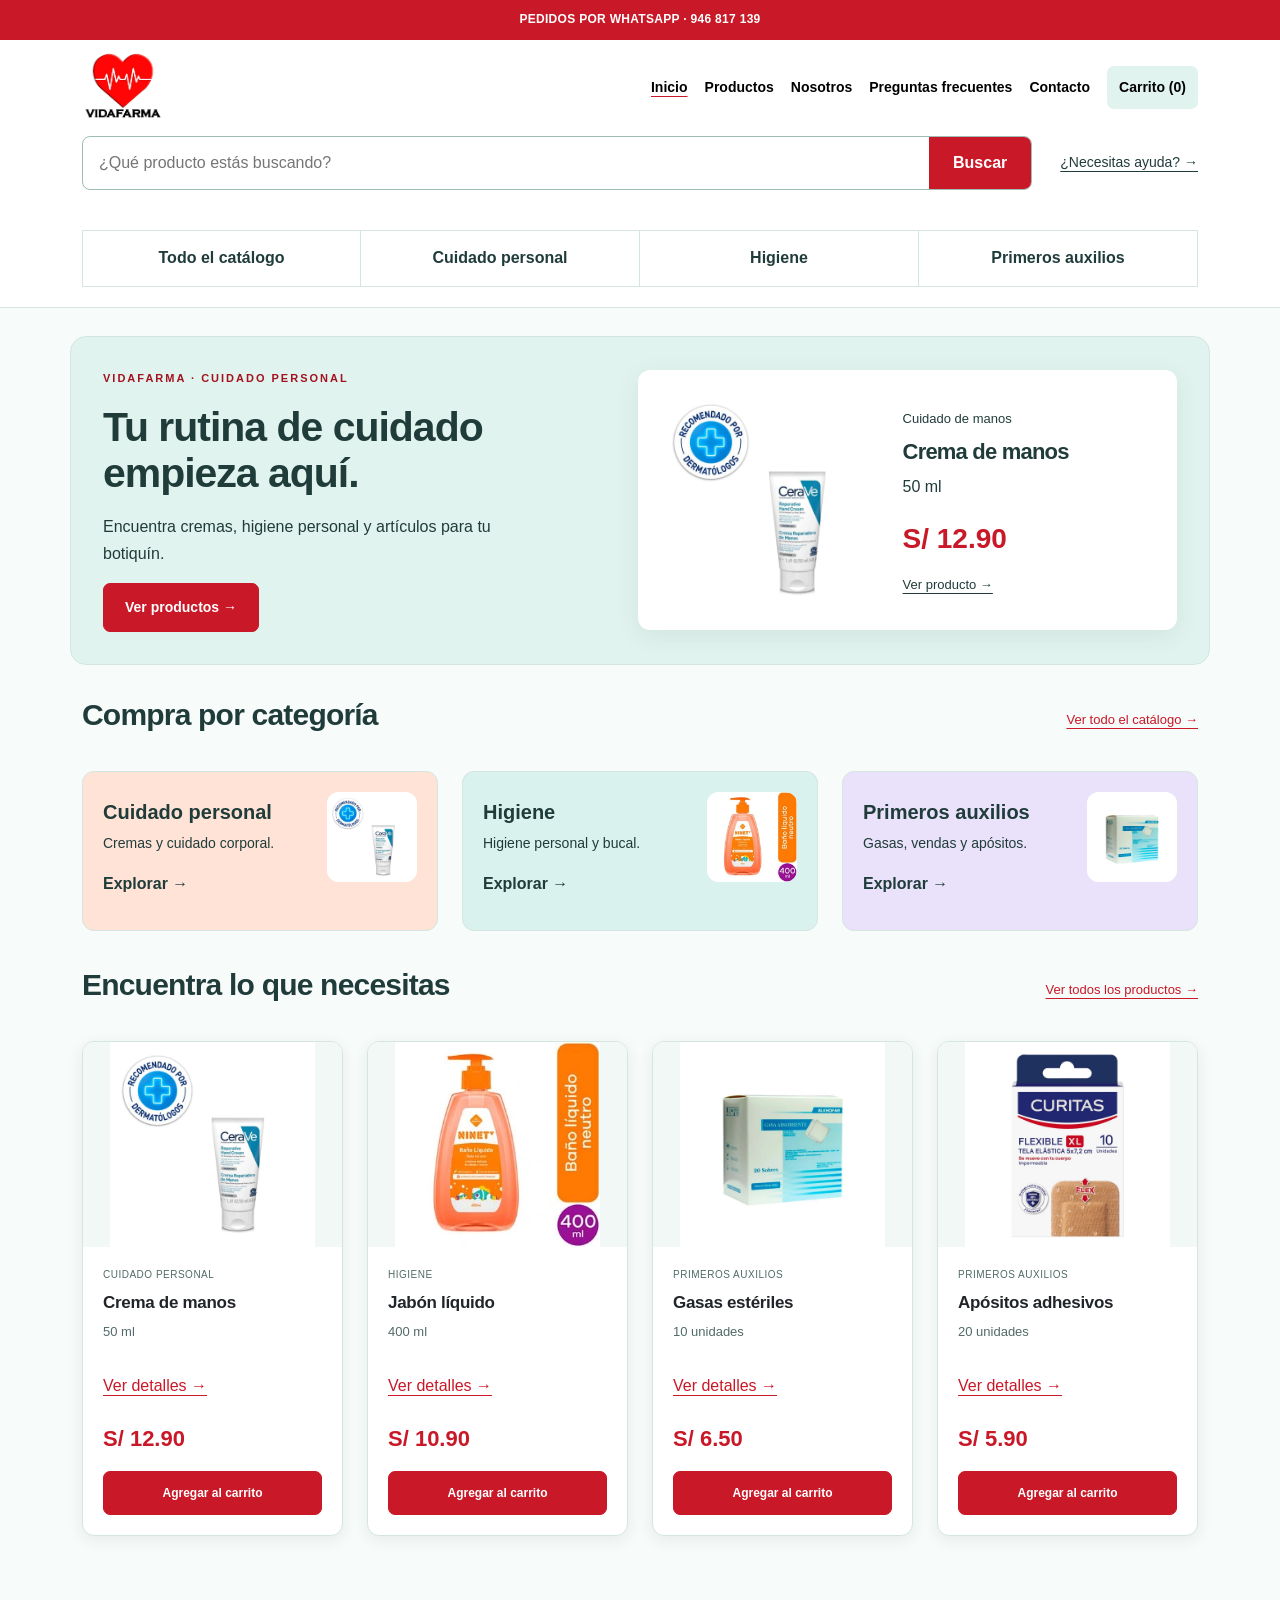
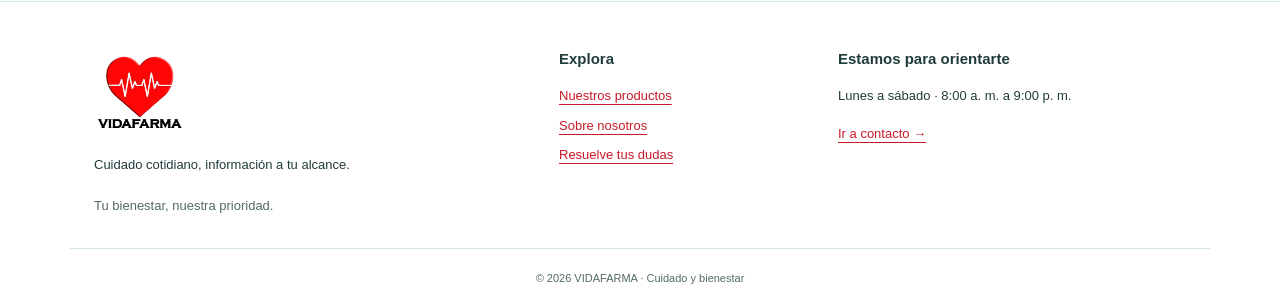
<file: index.html>
<!DOCTYPE html>
<html lang="es">
    <head>
        <meta charset="UTF-8">
        <meta name="viewport" content="width=device-width, initial-scale=1.0">
        <meta name="description" content="VIDAFARMA: catálogo de cuidado personal, higiene y primeros auxilios.">
        <title>Inicio | VIDAFARMA</title>
        <link rel="icon" href="assets/img/logo.webp" type="image/webp">
        <link rel="stylesheet" href="assets/vendor/bootstrap.min.css">
        <link rel="stylesheet" href="assets/css/estilos.css">
        <!-- JavaScript: funciones generales, catálogo y carrito -->
        <script src="assets/js/principal.js" defer></script>
        <script src="assets/js/productos.js" defer></script>
        <script src="assets/js/carrito.js" defer></script>
    </head>
    <body>
        <a class="saltar" href="#contenido">Saltar al contenido</a>
        <div class="barra-superior">
            <div class="mensajes-barra">
                <a href="https://wa.me/51946817139" target="_blank" rel="noopener">PEDIDOS POR WHATSAPP · 946 817 139</a>
                <a href="productos.html">COMPRA POR CATEGORÍAS</a>
                <a href="contacto.html">LUN–SÁB · 8:00 A. M. A 9:00 P. M.</a>
            </div>
        </div>
        <!-- Encabezado y navegación -->
        <header>
            <nav class="container navegacion" aria-label="Navegación principal">
                <a class="marca" href="index.html">
                    <img src="assets/img/logo.webp" alt="VIDAFARMA" class="logo" width="379" height="358">
                </a>
                <button type="button" id="boton-menu" class="boton-menu" aria-expanded="false" aria-controls="menu">Menú ☰</button>
                <ul id="menu" class="menu">
                    <li>
                        <a href="index.html" aria-current="page">Inicio</a>
                    </li>
                    <li>
                        <a href="productos.html">Productos</a>
                    </li>
                    <li>
                        <a href="nosotros.html">Nosotros</a>
                    </li>
                    <li>
                        <a href="preguntas.html">Preguntas frecuentes</a>
                    </li>
                    <li>
                        <a href="contacto.html">Contacto</a>
                    </li>
                    <li>
                        <a href="carrito.html" class="enlace-carrito">Carrito (<span class="cantidad-carrito">0</span>)</a>
                    </li>
                </ul>
            </nav>
            <!-- Búsqueda rápida del catálogo -->
            <div class="container barra-busqueda">
                <form class="buscar-tienda" action="productos.html" method="get" role="search">
                    <label class="visually-hidden" for="busqueda-tienda">Buscar en el catálogo</label>
                    <input id="busqueda-tienda" name="q" type="search" placeholder="¿Qué producto estás buscando?" maxlength="80">
                    <button type="submit">Buscar</button>
                </form>
                <a class="ayuda-tienda" href="preguntas.html">¿Necesitas ayuda? →</a>
            </div>
            <nav class="categorias-rapidas" aria-label="Categorías de productos">
                <div class="container">
                    <a href="productos.html">Todo el catálogo</a>
                    <a href="productos.html#cuidado">Cuidado personal</a>
                    <a href="productos.html#higiene">Higiene</a>
                    <a href="productos.html#auxilios">Primeros auxilios</a>
                </div>
            </nav>
        </header>
        <!-- Contenido de la página -->
        <main id="contenido">
            <section class="container portada-tienda">
                <div class="mensaje-portada">
                    <p class="etiqueta">VIDAFARMA · CUIDADO PERSONAL</p>
                    <h1>Tu rutina de cuidado<br>empieza aquí.</h1>
                    <p>Encuentra cremas, higiene personal y artículos para tu botiquín.</p>
                    <a class="btn btn-primary" href="productos.html">Ver productos →</a>
                </div>
                <a class="producto-portada" href="producto.html?id=crema" aria-label="Ver Crema de manos de 50 ml a S/ 12.90">
                    <img src="assets/img/crema.webp" alt="Crema de manos" width="260" height="260">
                    <div><span>Cuidado de manos</span><h2>Crema de manos</h2><p>50 ml</p><strong>S/ 12.90</strong><span class="ver-portada">Ver producto →</span></div>
                </a>
            </section>
            <section class="container categorias-inicio">
                <div class="titulo-seccion">
                    <div>
                        
                        <h2>Compra por categoría</h2>
                    </div>
                    <a href="productos.html">Ver todo el catálogo →</a>
                </div>
                <div class="row g-4">
                    <div class="col-md-4">
                        <a class="categoria-grande categoria-cuidado" href="productos.html#cuidado">
                            <img class="foto-categoria" src="assets/img/crema.webp" alt="" width="90" height="90" loading="lazy">
                            <h3>Cuidado personal</h3>
                            <p>Cremas y cuidado corporal.</p>
                            <b>Explorar →</b>
                        </a>
                    </div>
                    <div class="col-md-4">
                        <a class="categoria-grande categoria-higiene" href="productos.html#higiene">
                            <img class="foto-categoria" src="assets/img/jabon.webp" alt="" width="90" height="90" loading="lazy">
                            <h3>Higiene</h3>
                            <p>Higiene personal y bucal.</p>
                            <b>Explorar →</b>
                        </a>
                    </div>
                    <div class="col-md-4">
                        <a class="categoria-grande categoria-auxilios" href="productos.html#auxilios">
                            <img class="foto-categoria" src="assets/img/gasas.webp" alt="" width="90" height="90" loading="lazy">
                            <h3>Primeros auxilios</h3>
                            <p>Gasas, vendas y apósitos.</p>
                            <b>Explorar →</b>
                        </a>
                    </div>
                </div>
            </section>
            <section class="container seccion pt-0">
                <div class="titulo-seccion">
                    <div>
                        
                        <h2>Encuentra lo que necesitas</h2>
                    </div>
                    <a href="productos.html">Ver todos los productos →</a>
                </div>
                <div class="row g-4">
                    <article class="col-sm-6 col-lg-3 producto" data-nombre="crema de manos" data-categoria="Cuidado personal">
                        <div class="card h-100">
                            <img src="assets/img/crema.webp" class="card-img-top" alt="Crema de manos" width="1000" height="1000" loading="lazy">
                            <div class="card-body">
                                <p class="categoria">Cuidado personal</p>
                                <h3>Crema de manos</h3>
                                <p class="presentacion">50 ml</p>
                                <a class="ver-producto" href="producto.html?id=crema" aria-label="Ver detalles de Crema de manos">Ver detalles →</a>
                                <div class="precio-fila">
                                    <strong>S/ 12.90</strong>
                                    <button type="button" class="btn btn-primary agregar" data-producto="crema">Agregar al carrito</button>
                                </div>
                            </div>
                        </div>
                    </article>
                    <article class="col-sm-6 col-lg-3 producto" data-nombre="jabón líquido" data-categoria="Higiene">
                        <div class="card h-100">
                            <img src="assets/img/jabon.webp" class="card-img-top" alt="Jabón líquido" width="298" height="298" loading="lazy">
                            <div class="card-body">
                                <p class="categoria">Higiene</p>
                                <h3>Jabón líquido</h3>
                                <p class="presentacion">400 ml</p>
                                <a class="ver-producto" href="producto.html?id=jabon" aria-label="Ver detalles de Jabón líquido">Ver detalles →</a>
                                <div class="precio-fila">
                                    <strong>S/ 10.90</strong>
                                    <button type="button" class="btn btn-primary agregar" data-producto="jabon">Agregar al carrito</button>
                                </div>
                            </div>
                        </div>
                    </article>
                    <article class="col-sm-6 col-lg-3 producto" data-nombre="gasas estériles" data-categoria="Primeros auxilios">
                        <div class="card h-100">
                            <img src="assets/img/gasas.webp" class="card-img-top" alt="Gasas estériles" width="1000" height="1000" loading="lazy">
                            <div class="card-body">
                                <p class="categoria">Primeros auxilios</p>
                                <h3>Gasas estériles</h3>
                                <p class="presentacion">10 unidades</p>
                                <a class="ver-producto" href="producto.html?id=gasas" aria-label="Ver detalles de Gasas estériles">Ver detalles →</a>
                                <div class="precio-fila">
                                    <strong>S/ 6.50</strong>
                                    <button type="button" class="btn btn-primary agregar" data-producto="gasas">Agregar al carrito</button>
                                </div>
                            </div>
                        </div>
                    </article>
                    <article class="col-sm-6 col-lg-3 producto" data-nombre="apósitos adhesivos" data-categoria="Primeros auxilios">
                        <div class="card h-100">
                            <img src="assets/img/apositos.webp" class="card-img-top" alt="Apósitos adhesivos" width="1000" height="1000" loading="lazy">
                            <div class="card-body">
                                <p class="categoria">Primeros auxilios</p>
                                <h3>Apósitos adhesivos</h3>
                                <p class="presentacion">20 unidades</p>
                                <a class="ver-producto" href="producto.html?id=apositos" aria-label="Ver detalles de Apósitos adhesivos">Ver detalles →</a>
                                <div class="precio-fila">
                                    <strong>S/ 5.90</strong>
                                    <button type="button" class="btn btn-primary agregar" data-producto="apositos">Agregar al carrito</button>
                                </div>
                            </div>
                        </div>
                    </article>
                </div>
            </section>

        </main>
        <!-- Pie de página -->
        <footer>
            <div class="container row mx-auto gy-4">
                <div class="col-md-5">
                    <a class="marca" href="index.html">
                        <img class="logo" src="assets/img/logo.webp" alt="VIDAFARMA" width="379" height="358" loading="lazy">
                    </a>
                    <p>Cuidado cotidiano, información a tu alcance.</p>
                    <small>Tu bienestar, nuestra prioridad.</small>
                </div>
                <div class="col-md-3">
                    <h2>Explora</h2>
                    <a href="productos.html">Nuestros productos</a>
                    <a href="nosotros.html">Sobre nosotros</a>
                    <a href="preguntas.html">Resuelve tus dudas</a>
                </div>
                <div class="col-md-4">
                    <h2>Estamos para orientarte</h2>
                    <p>Lunes a sábado · 8:00 a. m. a 9:00 p. m.</p>
                    <a href="contacto.html">Ir a contacto →</a>
                </div>
            </div>
            <div class="container cierre">© 2026 VIDAFARMA · Cuidado y bienestar</div>
        </footer>
        <div id="aviso-carrito" class="aviso-carrito" role="status" aria-live="polite"></div>
    </body>
</html>
</file>
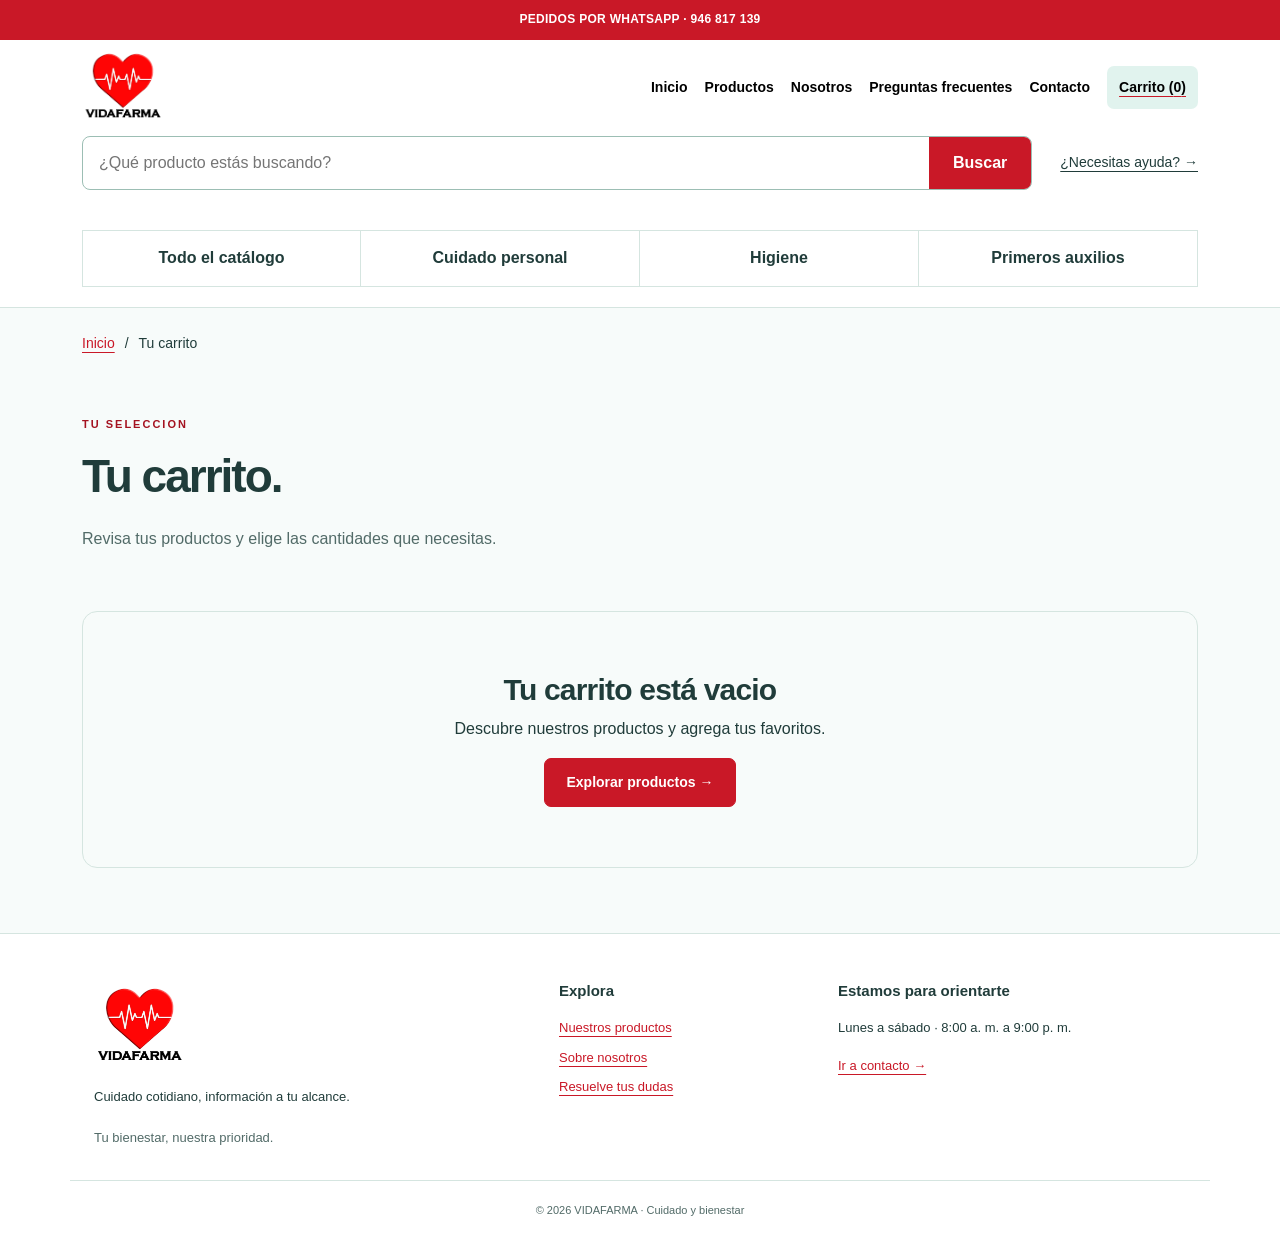
<file: carrito.html>
<!DOCTYPE html>
<html lang="es">
    <head>
        <meta charset="UTF-8">
        <meta name="viewport" content="width=device-width, initial-scale=1.0">
        <meta name="description" content="VIDAFARMA: catálogo de cuidado personal, higiene y primeros auxilios.">
        <title>Tu carrito | VIDAFARMA</title>
        <link rel="icon" href="assets/img/logo.webp" type="image/webp">
        <link rel="stylesheet" href="assets/vendor/bootstrap.min.css">
        <link rel="stylesheet" href="assets/css/estilos.css">
        <!-- Java funciones generales, catálogo y carrito -->
        <script src="assets/js/principal.js" defer></script>
        <script src="assets/js/productos.js" defer></script>
        <script src="assets/js/carrito.js" defer></script>
    </head>
    <body>
        <a class="saltar" href="#contenido">Saltar al contenido</a>
        <div class="barra-superior">
            <div class="mensajes-barra">
                <a href="https://wa.me/51946817139" target="_blank" rel="noopener">PEDIDOS POR WHATSAPP · 946 817 139</a>
                <a href="productos.html">COMPRA POR CATEGORÍAS</a>
                <a href="contacto.html">LUN–SÁB · 8:00 A. M. A 9:00 P. M.</a>
            </div>
        </div>
        <!-- Encabezado y navegacion -->
        <header>
            <nav class="container navegacion" aria-label="Navegación principal">
                <a class="marca" href="index.html">
                    <img src="assets/img/logo.webp" alt="VIDAFARMA" class="logo" width="379" height="358">
                </a>
                <button type="button" id="boton-menu" class="boton-menu" aria-expanded="false" aria-controls="menu">Menú ☰</button>
                <ul id="menu" class="menu">
                    <li>
                        <a href="index.html">Inicio</a>
                    </li>
                    <li>
                        <a href="productos.html">Productos</a>
                    </li>
                    <li>
                        <a href="nosotros.html">Nosotros</a>
                    </li>
                    <li>
                        <a href="preguntas.html">Preguntas frecuentes</a>
                    </li>
                    <li>
                        <a href="contacto.html">Contacto</a>
                    </li>
                    <li>
                        <a href="carrito.html" class="enlace-carrito" aria-current="page">Carrito (<span class="cantidad-carrito">0</span>)</a>
                    </li>
                </ul>
            </nav>
            <!-- Búsqueda rápida del catálogo -->
            <div class="container barra-busqueda">
                <form class="buscar-tienda" action="productos.html" method="get" role="search">
                    <label class="visually-hidden" for="busqueda-tienda">Buscar en el catálogo</label>
                    <input id="busqueda-tienda" name="q" type="search" placeholder="¿Qué producto estás buscando?" maxlength="80">
                    <button type="submit">Buscar</button>
                </form>
                <a class="ayuda-tienda" href="preguntas.html">¿Necesitas ayuda? →</a>
            </div>
            <nav class="categorias-rapidas" aria-label="Categorías de productos">
                <div class="container">
                    <a href="productos.html">Todo el catálogo</a>
                    <a href="productos.html#cuidado">Cuidado personal</a>
                    <a href="productos.html#higiene">Higiene</a>
                    <a href="productos.html#auxilios">Primeros auxilios</a>
                </div>
            </nav>
        </header>
        <!-- Contenido de la pagina -->
        <main id="contenido">
            <nav class="container ruta" aria-label="Ubicación en el sitio">
                <a href="index.html">Inicio</a> <span aria-hidden="true">/</span> <span aria-current="page">Tu carrito</span>
            </nav>
            <section class="container cabecera">
                <p class="etiqueta">TU SELECCION</p>
                <h1>Tu carrito.</h1>
                <p>Revisa tus productos y elige las cantidades que necesitas.</p>
            </section>
            <section class="container seccion pt-0">
                <div id="compra-finalizada" class="confirmacion-compra" hidden role="status"></div>
                <div id="carrito-vacio" class="carrito-vacio" hidden>
                    <h2>Tu carrito está vacio</h2>
                    <p>Descubre nuestros productos y agrega tus favoritos.</p>
                    <a href="productos.html" class="btn btn-primary">Explorar productos →</a>
                </div>
                <div id="contenido-carrito" class="row g-4">
                    <div class="col-lg-8">
                        <div id="lista-carrito"></div>
                        <button id="vaciar-carrito" class="btn btn-outline-primary mt-3" type="button">Vaciar carrito</button>
                        <a href="productos.html" class="seguir-comprando">Seguir comprando →</a>
                    </div>
                    <aside class="col-lg-4">
                        <div class="resumen-carrito">
                            <h2>Resumen de compra</h2>
                            <p class="fila-total"><span>Unidades</span><strong id="total-unidades">0</strong></p>
                            <p class="fila-total total"><span>Total</span><strong id="total-precio">S/ 0.00</strong></p>
                            <button id="finalizar-compra" class="btn btn-primary w-100" type="button">Finalizar compra →</button>
                            <p class="nota mt-3">Elige Yape, Plin, tarjeta o prepara tu pedido por WhatsApp.</p>
                        </div>
                    </aside>
                </div>
            </section>
            <dialog id="confirmar-compra" class="ventana-compra" aria-labelledby="titulo-pago">
                <h2 id="titulo-pago">Completa tu compra</h2>
                <p id="introduccion-whatsapp" hidden>Estás a un paso de completar tu compra.</p>
                <p id="detalle-confirmacion"></p>
                <form id="formulario-pago">
                    <fieldset class="metodos-pago">
                        <legend>Elige cómo continuar</legend>
                        <label><input type="radio" name="metodo" value="Yape" checked> Yape</label>
                        <label><input type="radio" name="metodo" value="Plin"> Plin</label>
                        <label><input type="radio" name="metodo" value="Tarjeta"> Tarjeta · Próximamente</label>
                        <label><input type="radio" name="metodo" value="WhatsApp"> WhatsApp</label>
                    </fieldset>
                    <div id="datos-pago" class="datos-pago">
                        <p id="instruccion-pago"></p>
                        <p id="titular-pago">Titular: <strong>JOSE MANUEL PACHERRE ALAMA</strong></p>
                        
                    </div>
                    <p id="estado-pago" role="status" aria-live="polite"></p>
                    <p id="gracias-whatsapp" class="nota" hidden>¡Gracias por confiar en VIDAFARMA!</p>
                    <div class="d-flex gap-3 flex-wrap">
                        <button id="volver-pago" type="button" class="btn btn-outline-primary">Volver al carrito</button>
                        <button id="procesar-pago" type="submit" class="btn btn-primary">Continuar con Yape</button>
                        <a id="enlace-whatsapp" class="btn btn-primary" target="_blank" rel="noopener" hidden>Continúa por WhatsApp</a>
                    </div>
                </form>
            </dialog>
        </main>
        <!-- Pie de pagina -->
        <footer>
            <div class="container row mx-auto gy-4">
                <div class="col-md-5">
                    <a class="marca" href="index.html">
                        <img class="logo" src="assets/img/logo.webp" alt="VIDAFARMA" width="379" height="358" loading="lazy">
                    </a>
                    <p>Cuidado cotidiano, información a tu alcance.</p>
                    <small>Tu bienestar, nuestra prioridad.</small>
                </div>
                <div class="col-md-3">
                    <h2>Explora</h2>
                    <a href="productos.html">Nuestros productos</a>
                    <a href="nosotros.html">Sobre nosotros</a>
                    <a href="preguntas.html">Resuelve tus dudas</a>
                </div>
                <div class="col-md-4">
                    <h2>Estamos para orientarte</h2>
                    <p>Lunes a sábado · 8:00 a. m. a 9:00 p. m.</p>
                    <a href="contacto.html">Ir a contacto →</a>
                </div>
            </div>
            <div class="container cierre">© 2026 VIDAFARMA · Cuidado y bienestar</div>
        </footer>
        <div id="aviso-carrito" class="aviso-carrito" role="status" aria-live="polite"></div>
    </body>
</html>
</file>
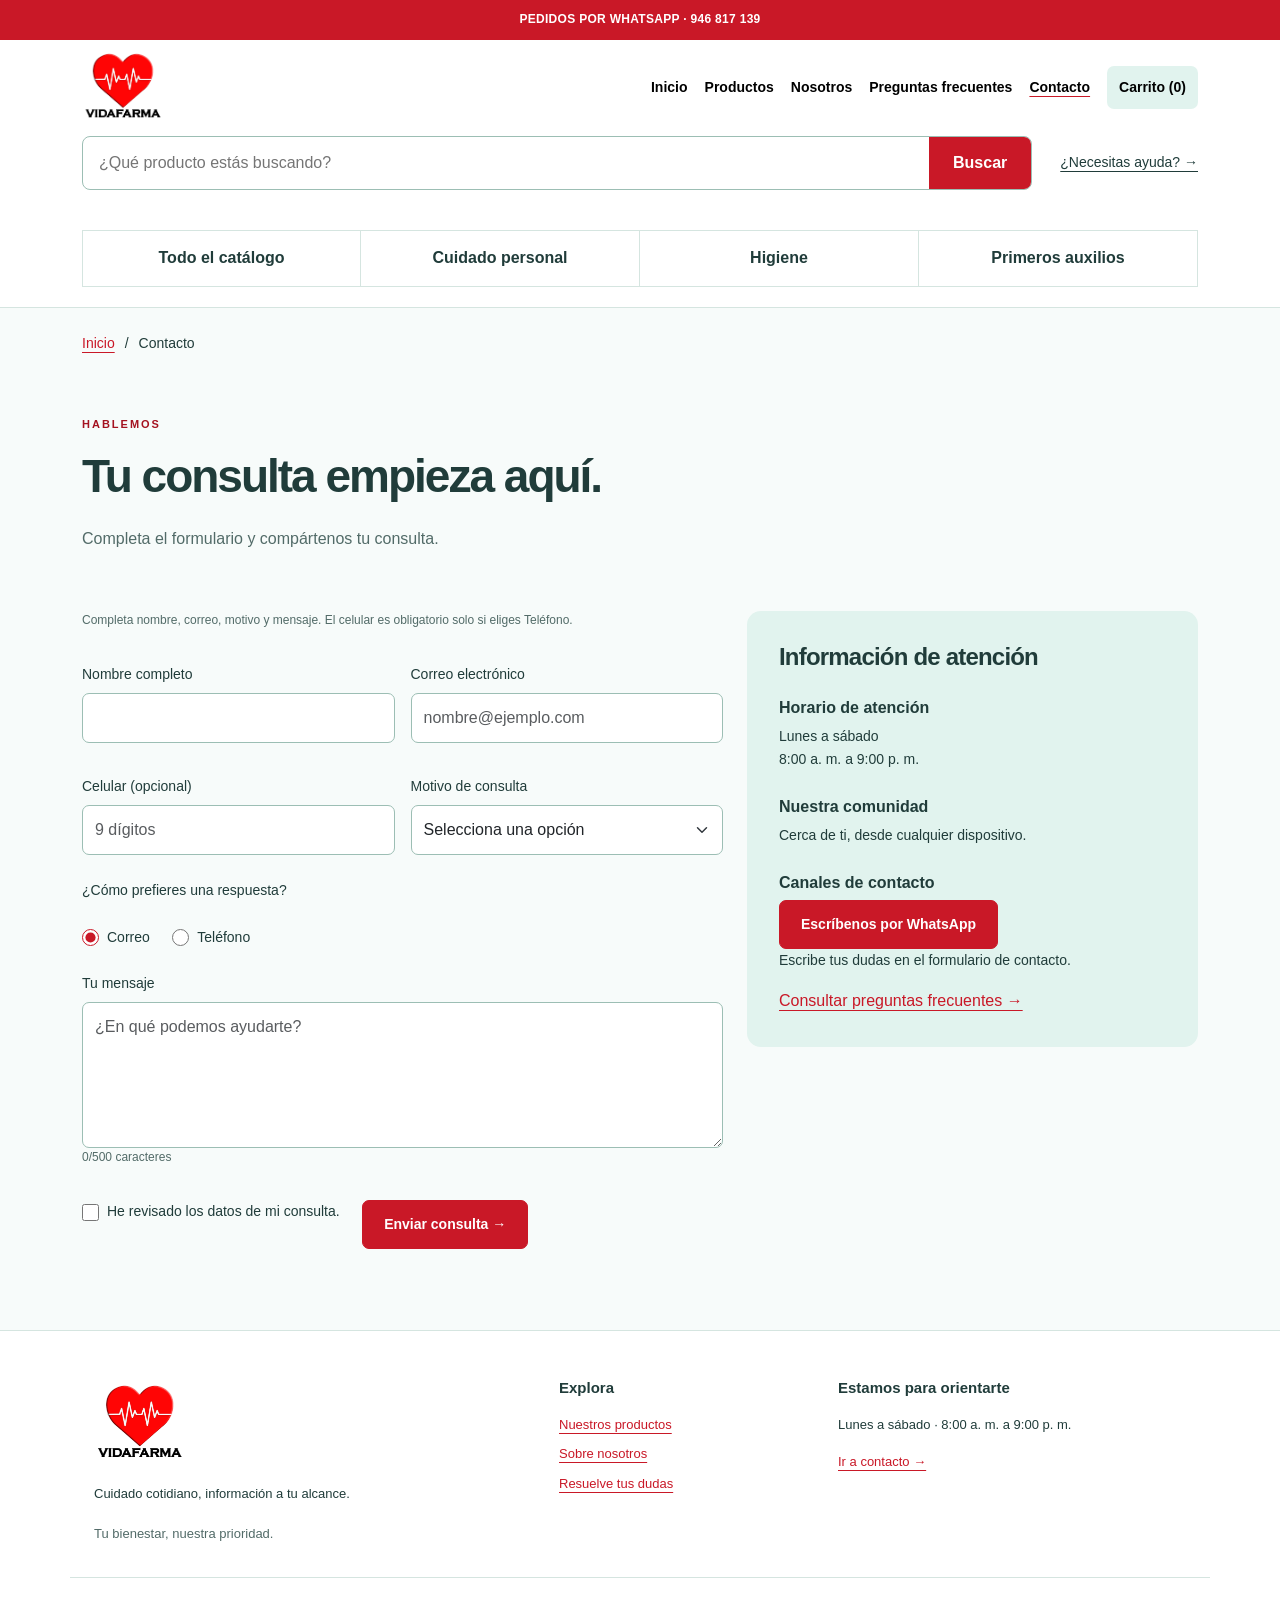
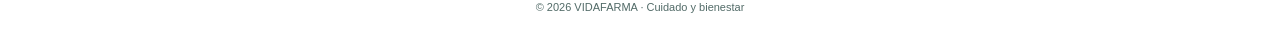
<file: contacto.html>
<!DOCTYPE html>
<html lang="es">
    <head>
        <meta charset="UTF-8">
        <meta name="viewport" content="width=device-width, initial-scale=1.0">
        <meta name="description" content="VIDAFARMA: catálogo de cuidado personal, higiene y primeros auxilios.">
        <title>Contacto | VIDAFARMA</title>
        <link rel="icon" href="assets/img/logo.webp" type="image/webp">
        <link rel="stylesheet" href="assets/vendor/bootstrap.min.css">
        <link rel="stylesheet" href="assets/css/estilos.css">
        <!-- JavaScript: funciones generales, catálogo y carrito -->
        <script src="assets/js/principal.js" defer></script>
        <script src="assets/js/productos.js" defer></script>
        <script src="assets/js/carrito.js" defer></script>
        <script src="assets/js/detalle.js" defer></script>
    </head>
    <body>
        <a class="saltar" href="#contenido">Saltar al contenido</a>
        <div class="barra-superior">
            <div class="mensajes-barra">
                <a href="https://wa.me/51946817139" target="_blank" rel="noopener">PEDIDOS POR WHATSAPP · 946 817 139</a>
                <a href="productos.html">COMPRA POR CATEGORÍAS</a>
                <a href="contacto.html">LUN–SÁB · 8:00 A. M. A 9:00 P. M.</a>
            </div>
        </div>
        <!-- Encabezado y navegación -->
        <header>
            <nav class="container navegacion" aria-label="Navegación principal">
                <a class="marca" href="index.html">
                    <img src="assets/img/logo.webp" alt="VIDAFARMA" class="logo" width="379" height="358">
                </a>
                <button type="button" id="boton-menu" class="boton-menu" aria-expanded="false" aria-controls="menu">Menú ☰</button>
                <ul id="menu" class="menu">
                    <li>
                        <a href="index.html">Inicio</a>
                    </li>
                    <li>
                        <a href="productos.html">Productos</a>
                    </li>
                    <li>
                        <a href="nosotros.html">Nosotros</a>
                    </li>
                    <li>
                        <a href="preguntas.html">Preguntas frecuentes</a>
                    </li>
                    <li>
                        <a href="contacto.html" aria-current="page">Contacto</a>
                    </li>
                    <li>
                        <a href="carrito.html" class="enlace-carrito">Carrito (<span class="cantidad-carrito">0</span>)</a>
                    </li>
                </ul>
            </nav>
            <!-- Búsqueda rápida del catálogo -->
            <div class="container barra-busqueda">
                <form class="buscar-tienda" action="productos.html" method="get" role="search">
                    <label class="visually-hidden" for="busqueda-tienda">Buscar en el catálogo</label>
                    <input id="busqueda-tienda" name="q" type="search" placeholder="¿Qué producto estás buscando?" maxlength="80">
                    <button type="submit">Buscar</button>
                </form>
                <a class="ayuda-tienda" href="preguntas.html">¿Necesitas ayuda? →</a>
            </div>
            <nav class="categorias-rapidas" aria-label="Categorías de productos">
                <div class="container">
                    <a href="productos.html">Todo el catálogo</a>
                    <a href="productos.html#cuidado">Cuidado personal</a>
                    <a href="productos.html#higiene">Higiene</a>
                    <a href="productos.html#auxilios">Primeros auxilios</a>
                </div>
            </nav>
        </header>
        <!-- Contenido de la página -->
        <main id="contenido">
            <nav class="container ruta" aria-label="Ubicación en el sitio">
                <a href="index.html">Inicio</a> <span aria-hidden="true">/</span> <span aria-current="page">Contacto</span>
            </nav>
            <section class="container cabecera">
                <p class="etiqueta">HABLEMOS</p>
                <h1>Tu consulta empieza aquí.</h1>
                <p>Completa el formulario y compártenos tu consulta.</p>
            </section>
            <section class="container seccion pt-0">
                <div class="row gy-5 gx-4">
                    <div class="col-lg-7">
                        <form id="formulario-contacto">
                            <p class="nota">Completa nombre, correo, motivo y mensaje. El celular es obligatorio solo si eliges Teléfono.</p>
                            <div class="row g-3">
                                <div class="col-md-6">
                                    <label for="nombre">Nombre completo</label>
                                    <input id="nombre" name="nombre" class="form-control" required minlength="3" maxlength="80" autocomplete="name">
                                </div>
                                <div class="col-md-6">
                                    <label for="correo">Correo electrónico</label>
                                    <input id="correo" name="correo" class="form-control" type="email" required maxlength="100" autocomplete="email" placeholder="nombre@ejemplo.com">
                                </div>
                                <div class="col-md-6">
                                    <label id="etiqueta-telefono" for="telefono">Celular (opcional)</label>
                                    <input id="telefono" name="telefono" type="tel" autocomplete="tel" inputmode="numeric" class="form-control" pattern="[0-9]{9}" maxlength="9" placeholder="9 dígitos" title="Escribe 9 dígitos, sin espacios">
                                </div>
                                <div class="col-md-6">
                                    <label for="motivo">Motivo de consulta</label>
                                    <select id="motivo" name="motivo" class="form-select" required>
                                        <option value="">Selecciona una opción</option>
                                        <option value="Información de productos">Información de productos</option>
                                        <option value="Horarios de atención">Horarios de atención</option>
                                        <option value="Otra consulta">Otra consulta</option>
                                    </select>
                                </div>
                            </div>
                            <fieldset class="mt-4">
                                <legend>¿Cómo prefieres una respuesta?</legend>
                                <label class="opcion"> <input type="radio" name="canal" value="correo" checked> Correo</label>
                                <label class="opcion"> <input type="radio" name="canal" value="telefono"> Teléfono</label>
                            </fieldset>
                            <label for="mensaje">Tu mensaje</label>
                            <textarea id="mensaje" name="mensaje" class="form-control" rows="5" required minlength="10" maxlength="500" placeholder="¿En qué podemos ayudarte?"></textarea>
                            <p class="nota"> <span id="contador">0</span>/500 caracteres</p>
                            <label class="opcion"> <input id="acepto" type="checkbox" required> He revisado los datos de mi consulta.</label>
                            <button class="btn btn-primary mt-3" type="submit">Enviar consulta →</button>
                            <p id="respuesta" tabindex="-1" class="mt-3" role="status" aria-live="polite"></p>
                        </form>
                    </div>
                    <aside class="col-lg-5">
                        <div class="ayuda">
                            <h2>Información de atención</h2>
                            <h3>Horario de atención</h3>
                            <p>Lunes a sábado<br>8:00 a. m. a 9:00 p. m.</p>
                            <h3>Nuestra comunidad</h3>
                            <p>Cerca de ti, desde cualquier dispositivo.</p>
                            <h3>Canales de contacto</h3>
                            <a href="https://wa.me/51946817139" class="btn btn-primary" target="_blank" rel="noopener">Escríbenos por WhatsApp</a>
                            <p>Escribe tus dudas en el formulario de contacto.</p>
                            <a href="preguntas.html">Consultar preguntas frecuentes →</a>
                        </div>
                    </aside>
                </div>
            </section>
        </main>
        <!-- Pie de página -->
        <footer>
            <div class="container row mx-auto gy-4">
                <div class="col-md-5">
                    <a class="marca" href="index.html">
                        <img class="logo" src="assets/img/logo.webp" alt="VIDAFARMA" width="379" height="358" loading="lazy">
                    </a>
                    <p>Cuidado cotidiano, información a tu alcance.</p>
                    <small>Tu bienestar, nuestra prioridad.</small>
                </div>
                <div class="col-md-3">
                    <h2>Explora</h2>
                    <a href="productos.html">Nuestros productos</a>
                    <a href="nosotros.html">Sobre nosotros</a>
                    <a href="preguntas.html">Resuelve tus dudas</a>
                </div>
                <div class="col-md-4">
                    <h2>Estamos para orientarte</h2>
                    <p>Lunes a sábado · 8:00 a. m. a 9:00 p. m.</p>
                    <a href="contacto.html">Ir a contacto →</a>
                </div>
            </div>
            <div class="container cierre">© 2026 VIDAFARMA · Cuidado y bienestar</div>
        </footer>
        <div id="aviso-carrito" class="aviso-carrito" role="status" aria-live="polite"></div>
    </body>
</html>
</file>
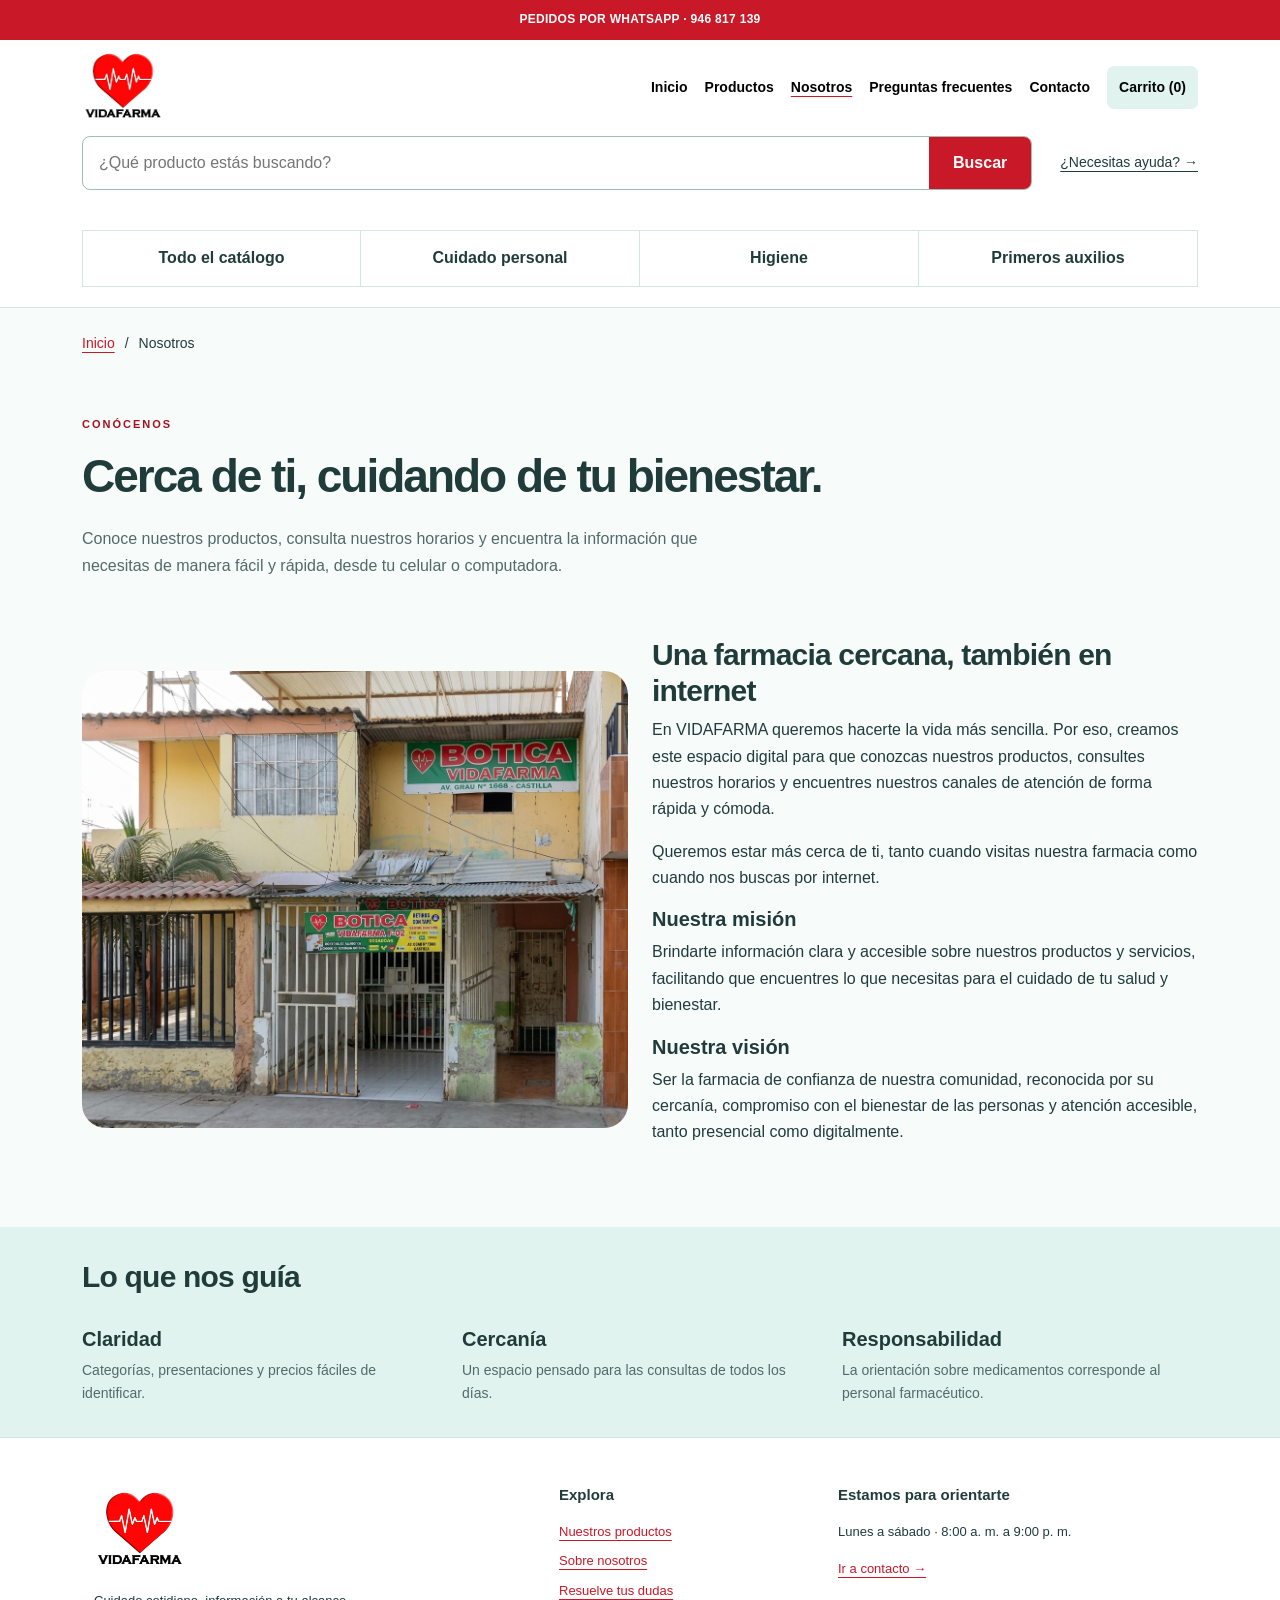
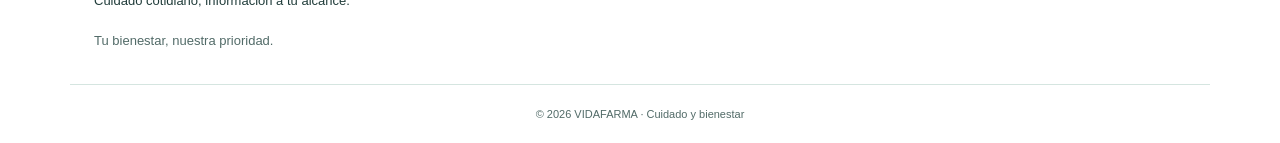
<file: nosotros.html>
<!DOCTYPE html>
<html lang="es">
    <head>
        <meta charset="UTF-8">
        <meta name="viewport" content="width=device-width, initial-scale=1.0">
        <meta name="description" content="VIDAFARMA: catálogo de cuidado personal, higiene y primeros auxilios.">
        <title>Nosotros | VIDAFARMA</title>
        <link rel="icon" href="assets/img/logo.webp" type="image/webp">
        <link rel="stylesheet" href="assets/vendor/bootstrap.min.css">
        <link rel="stylesheet" href="assets/css/estilos.css">
        <!-- JavaScript: funciones generales, catálogo y carrito -->
        <script src="assets/js/principal.js" defer></script>
        <script src="assets/js/productos.js" defer></script>
        <script src="assets/js/carrito.js" defer></script>
    </head>
    <body>
        <a class="saltar" href="#contenido">Saltar al contenido</a>
        <div class="barra-superior">
            <div class="mensajes-barra">
                <a href="https://wa.me/51946817139" target="_blank" rel="noopener">PEDIDOS POR WHATSAPP · 946 817 139</a>
                <a href="productos.html">COMPRA POR CATEGORÍAS</a>
                <a href="contacto.html">LUN–SÁB · 8:00 A. M. A 9:00 P. M.</a>
            </div>
        </div>
        <!-- Encabezado y navegación -->
        <header>
            <nav class="container navegacion" aria-label="Navegación principal">
                <a class="marca" href="index.html">
                    <img src="assets/img/logo.webp" alt="VIDAFARMA" class="logo" width="379" height="358">
                </a>
                <button type="button" id="boton-menu" class="boton-menu" aria-expanded="false" aria-controls="menu">Menú ☰</button>
                <ul id="menu" class="menu">
                    <li>
                        <a href="index.html">Inicio</a>
                    </li>
                    <li>
                        <a href="productos.html">Productos</a>
                    </li>
                    <li>
                        <a href="nosotros.html" aria-current="page">Nosotros</a>
                    </li>
                    <li>
                        <a href="preguntas.html">Preguntas frecuentes</a>
                    </li>
                    <li>
                        <a href="contacto.html">Contacto</a>
                    </li>
                    <li>
                        <a href="carrito.html" class="enlace-carrito">Carrito (<span class="cantidad-carrito">0</span>)</a>
                    </li>
                </ul>
            </nav>
            <!-- Búsqueda rápida del catálogo -->
            <div class="container barra-busqueda">
                <form class="buscar-tienda" action="productos.html" method="get" role="search">
                    <label class="visually-hidden" for="busqueda-tienda">Buscar en el catálogo</label>
                    <input id="busqueda-tienda" name="q" type="search" placeholder="¿Qué producto estás buscando?" maxlength="80">
                    <button type="submit">Buscar</button>
                </form>
                <a class="ayuda-tienda" href="preguntas.html">¿Necesitas ayuda? →</a>
            </div>
            <nav class="categorias-rapidas" aria-label="Categorías de productos">
                <div class="container">
                    <a href="productos.html">Todo el catálogo</a>
                    <a href="productos.html#cuidado">Cuidado personal</a>
                    <a href="productos.html#higiene">Higiene</a>
                    <a href="productos.html#auxilios">Primeros auxilios</a>
                </div>
            </nav>
        </header>
        <!-- Contenido de la página -->
        <main id="contenido">
            <nav class="container ruta" aria-label="Ubicación en el sitio">
                <a href="index.html">Inicio</a> <span aria-hidden="true">/</span> <span aria-current="page">Nosotros</span>
            </nav>
            <section class="container cabecera">
                <p class="etiqueta">CONÓCENOS</p>
                <h1>Cerca de ti, cuidando de tu bienestar.</h1>
                <p>Conoce nuestros productos, consulta nuestros horarios y encuentra la información que necesitas de manera fácil y rápida, desde tu celular o computadora.</p>
            </section>
            <section class="container seccion pt-0">
                <div class="row gy-5 gx-4 align-items-center">
                    <div class="col-md-6">
                        <img class="imagen-principal" src="assets/img/farmacia.webp" alt="Fachada de la botica VIDAFARMA" width="1127" height="944">
                    </div>
                    <div class="col-md-6">
                        <h2>Una farmacia cercana, también en internet</h2>
                        <p>En VIDAFARMA queremos hacerte la vida más sencilla. Por eso, creamos este espacio digital para que conozcas nuestros productos, consultes nuestros horarios y encuentres nuestros canales de atención de forma rápida y cómoda.</p>
                        <p>Queremos estar más cerca de ti, tanto cuando visitas nuestra farmacia como cuando nos buscas por internet.</p>
                        <h3>Nuestra misión</h3>
                        <p>Brindarte información clara y accesible sobre nuestros productos y servicios, facilitando que encuentres lo que necesitas para el cuidado de tu salud y bienestar.</p>
                        <h3>Nuestra visión</h3>
                        <p>Ser la farmacia de confianza de nuestra comunidad, reconocida por su cercanía, compromiso con el bienestar de las personas y atención accesible, tanto presencial como digitalmente.</p>
                    </div>
                </div>
            </section>
            <section class="franja">
                <div class="container">
                    <h2>Lo que nos guía</h2>
                    <div class="row g-4 mt-2">
                        <article class="col-md-4">
                            <h3>Claridad</h3>
                            <p>Categorías, presentaciones y precios fáciles de identificar.</p>
                        </article>
                        <article class="col-md-4">
                            <h3>Cercanía</h3>
                            <p>Un espacio pensado para las consultas de todos los días.</p>
                        </article>
                        <article class="col-md-4">
                            <h3>Responsabilidad</h3>
                            <p>La orientación sobre medicamentos corresponde al personal farmacéutico.</p>
                        </article>
                    </div>
                </div>
            </section>
        </main>
        <!-- Pie de página -->
        <footer>
            <div class="container row mx-auto gy-4">
                <div class="col-md-5">
                    <a class="marca" href="index.html">
                        <img class="logo" src="assets/img/logo.webp" alt="VIDAFARMA" width="379" height="358" loading="lazy">
                    </a>
                    <p>Cuidado cotidiano, información a tu alcance.</p>
                    <small>Tu bienestar, nuestra prioridad.</small>
                </div>
                <div class="col-md-3">
                    <h2>Explora</h2>
                    <a href="productos.html">Nuestros productos</a>
                    <a href="nosotros.html">Sobre nosotros</a>
                    <a href="preguntas.html">Resuelve tus dudas</a>
                </div>
                <div class="col-md-4">
                    <h2>Estamos para orientarte</h2>
                    <p>Lunes a sábado · 8:00 a. m. a 9:00 p. m.</p>
                    <a href="contacto.html">Ir a contacto →</a>
                </div>
            </div>
            <div class="container cierre">© 2026 VIDAFARMA · Cuidado y bienestar</div>
        </footer>
        <div id="aviso-carrito" class="aviso-carrito" role="status" aria-live="polite"></div>
    </body>
</html>
</file>
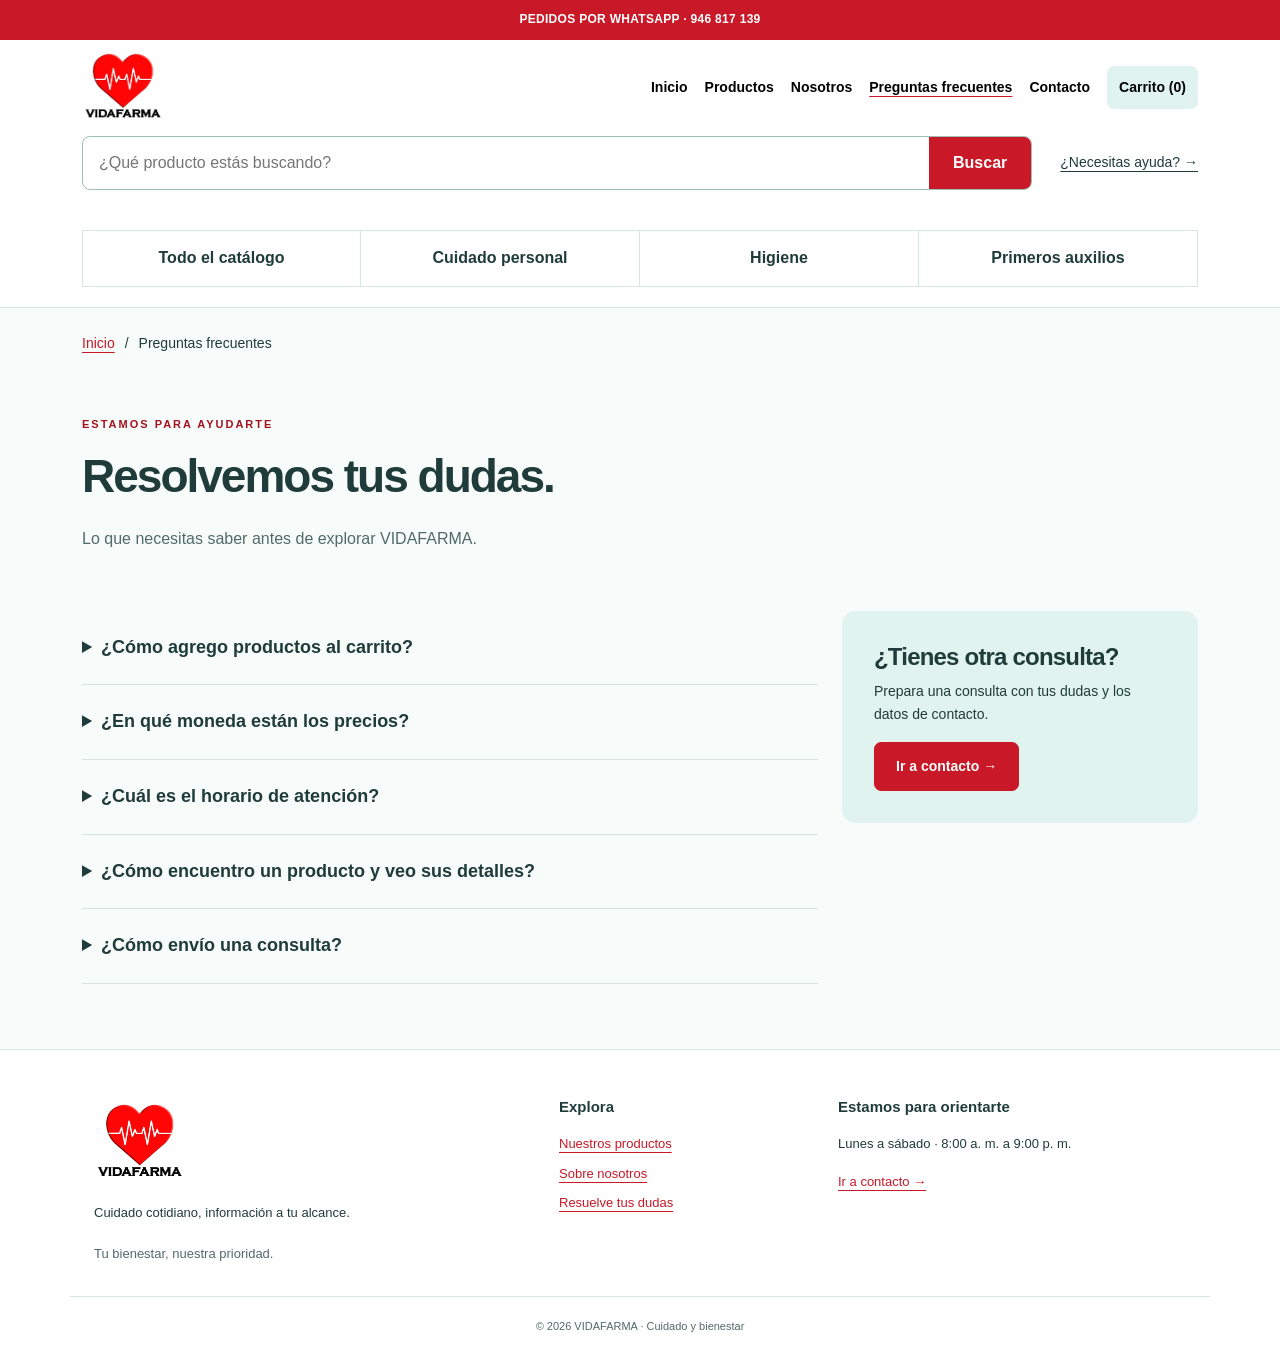
<file: preguntas.html>
<!DOCTYPE html>
<html lang="es">
    <head>
        <meta charset="UTF-8">
        <meta name="viewport" content="width=device-width, initial-scale=1.0">
        <meta name="description" content="VIDAFARMA: catálogo de cuidado personal, higiene y primeros auxilios.">
        <title>Preguntas frecuentes | VIDAFARMA</title>
        <link rel="icon" href="assets/img/logo.webp" type="image/webp">
        <link rel="stylesheet" href="assets/vendor/bootstrap.min.css">
        <link rel="stylesheet" href="assets/css/estilos.css">
        <!-- JavaScript: funciones generales, catálogo y carrito -->
        <script src="assets/js/principal.js" defer></script>
        <script src="assets/js/productos.js" defer></script>
        <script src="assets/js/carrito.js" defer></script>
    </head>
    <body>
        <a class="saltar" href="#contenido">Saltar al contenido</a>
        <div class="barra-superior">
            <div class="mensajes-barra">
                <a href="https://wa.me/51946817139" target="_blank" rel="noopener">PEDIDOS POR WHATSAPP · 946 817 139</a>
                <a href="productos.html">COMPRA POR CATEGORÍAS</a>
                <a href="contacto.html">LUN–SÁB · 8:00 A. M. A 9:00 P. M.</a>
            </div>
        </div>
        <!-- Encabezado y navegación -->
        <header>
            <nav class="container navegacion" aria-label="Navegación principal">
                <a class="marca" href="index.html">
                    <img src="assets/img/logo.webp" alt="VIDAFARMA" class="logo" width="379" height="358">
                </a>
                <button type="button" id="boton-menu" class="boton-menu" aria-expanded="false" aria-controls="menu">Menú ☰</button>
                <ul id="menu" class="menu">
                    <li>
                        <a href="index.html">Inicio</a>
                    </li>
                    <li>
                        <a href="productos.html">Productos</a>
                    </li>
                    <li>
                        <a href="nosotros.html">Nosotros</a>
                    </li>
                    <li>
                        <a href="preguntas.html" aria-current="page">Preguntas frecuentes</a>
                    </li>
                    <li>
                        <a href="contacto.html">Contacto</a>
                    </li>
                    <li>
                        <a href="carrito.html" class="enlace-carrito">Carrito (<span class="cantidad-carrito">0</span>)</a>
                    </li>
                </ul>
            </nav>
            <!-- Búsqueda rápida del catálogo -->
            <div class="container barra-busqueda">
                <form class="buscar-tienda" action="productos.html" method="get" role="search">
                    <label class="visually-hidden" for="busqueda-tienda">Buscar en el catálogo</label>
                    <input id="busqueda-tienda" name="q" type="search" placeholder="¿Qué producto estás buscando?" maxlength="80">
                    <button type="submit">Buscar</button>
                </form>
                <a class="ayuda-tienda" href="preguntas.html">¿Necesitas ayuda? →</a>
            </div>
            <nav class="categorias-rapidas" aria-label="Categorías de productos">
                <div class="container">
                    <a href="productos.html">Todo el catálogo</a>
                    <a href="productos.html#cuidado">Cuidado personal</a>
                    <a href="productos.html#higiene">Higiene</a>
                    <a href="productos.html#auxilios">Primeros auxilios</a>
                </div>
            </nav>
        </header>
        <!-- Contenido de la página -->
        <main id="contenido">
            <nav class="container ruta" aria-label="Ubicación en el sitio">
                <a href="index.html">Inicio</a> <span aria-hidden="true">/</span> <span aria-current="page">Preguntas frecuentes</span>
            </nav>
            <section class="container cabecera">
                <p class="etiqueta">ESTAMOS PARA AYUDARTE</p>
                <h1>Resolvemos tus dudas.</h1>
                <p>Lo que necesitas saber antes de explorar VIDAFARMA.</p>
            </section>
            <section class="container seccion pt-0">
                <div class="row gy-5 gx-4">
                    <div class="col-lg-8">
                        <details class="pregunta">
                            <summary>¿Cómo agrego productos al carrito?</summary>
                            <p>Busca un producto y pulsa Agregar al carrito. Puedes añadir varios artículos y cambiar sus cantidades desde el carrito.</p>
                        </details>
                        <details class="pregunta">
                            <summary>¿En qué moneda están los precios?</summary>
                            <p>Los precios se muestran en soles. El total se calcula según los productos y cantidades de tu carrito.</p>
                        </details>
                        <details class="pregunta">
                            <summary>¿Cuál es el horario de atención?</summary>
                            <p>De lunes a sábado, de 8:00 a. m. a 9:00 p. m.</p>
                        </details>
                        <details class="pregunta">
                            <summary>¿Cómo encuentro un producto y veo sus detalles?</summary>
                            <p>En Productos puedes escribir su nombre y elegir una categoría. Usa Limpiar filtros para volver a ver todo el catálogo. En Ver detalles encontrarás su presentación, precio y un enlace para consultar por ese producto.</p>
                        </details>
                        <details class="pregunta">
                            <summary>¿Cómo envío una consulta?</summary>
                            <p>Completa el formulario de Contacto y pulsa Enviar consulta. Se mostrará una confirmación de envío.</p>
                        </details>

                    </div>
                    <aside class="col-lg-4">
                        <div class="ayuda">
                            <h2>¿Tienes otra consulta?</h2>
                            <p>Prepara una consulta con tus dudas y los datos de contacto.</p>
                            <a class="btn btn-primary" href="contacto.html">Ir a contacto →</a>
                        </div>
                    </aside>
                </div>
            </section>
        </main>
        <!-- Pie de página -->
        <footer>
            <div class="container row mx-auto gy-4">
                <div class="col-md-5">
                    <a class="marca" href="index.html">
                        <img class="logo" src="assets/img/logo.webp" alt="VIDAFARMA" width="379" height="358" loading="lazy">
                    </a>
                    <p>Cuidado cotidiano, información a tu alcance.</p>
                    <small>Tu bienestar, nuestra prioridad.</small>
                </div>
                <div class="col-md-3">
                    <h2>Explora</h2>
                    <a href="productos.html">Nuestros productos</a>
                    <a href="nosotros.html">Sobre nosotros</a>
                    <a href="preguntas.html">Resuelve tus dudas</a>
                </div>
                <div class="col-md-4">
                    <h2>Estamos para orientarte</h2>
                    <p>Lunes a sábado · 8:00 a. m. a 9:00 p. m.</p>
                    <a href="contacto.html">Ir a contacto →</a>
                </div>
            </div>
            <div class="container cierre">© 2026 VIDAFARMA · Cuidado y bienestar</div>
        </footer>
        <div id="aviso-carrito" class="aviso-carrito" role="status" aria-live="polite"></div>
    </body>
</html>
</file>
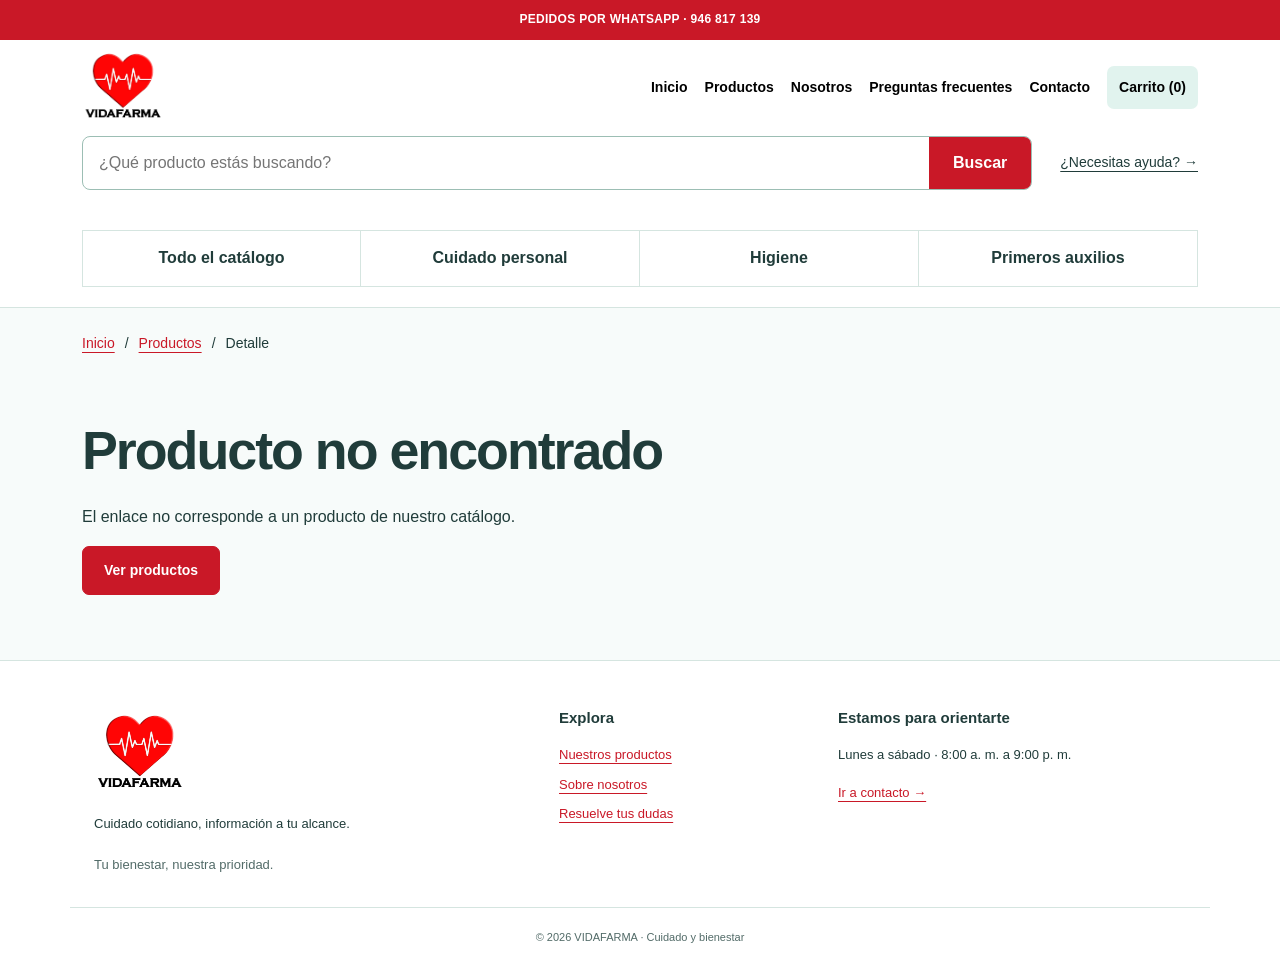
<file: producto.html>
<!DOCTYPE html>
<html lang="es">
    <head>
        <meta charset="UTF-8">
        <meta name="viewport" content="width=device-width, initial-scale=1.0">
        <meta name="description" content="VIDAFARMA: catálogo de cuidado personal, higiene y primeros auxilios.">
        <title>Detalle del producto | VIDAFARMA</title>
        <link rel="icon" href="assets/img/logo.webp" type="image/webp">
        <link rel="stylesheet" href="assets/vendor/bootstrap.min.css">
        <link rel="stylesheet" href="assets/css/estilos.css">
        <!-- JavaScript: funciones generales, catálogo y carrito -->
        <script src="assets/js/principal.js" defer></script>
        <script src="assets/js/productos.js" defer></script>
        <script src="assets/js/carrito.js" defer></script>
        <script src="assets/js/detalle.js" defer></script>
    </head>
    <body>
        <a class="saltar" href="#contenido">Saltar al contenido</a>
        <div class="barra-superior">
            <div class="mensajes-barra">
                <a href="https://wa.me/51946817139" target="_blank" rel="noopener">PEDIDOS POR WHATSAPP · 946 817 139</a>
                <a href="productos.html">COMPRA POR CATEGORÍAS</a>
                <a href="contacto.html">LUN–SÁB · 8:00 A. M. A 9:00 P. M.</a>
            </div>
        </div>
        <!-- Encabezado y navegación -->
        <header>
            <nav class="container navegacion" aria-label="Navegación principal">
                <a class="marca" href="index.html">
                    <img src="assets/img/logo.webp" alt="VIDAFARMA" class="logo" width="379" height="358">
                </a>
                <button type="button" id="boton-menu" class="boton-menu" aria-expanded="false" aria-controls="menu">Menú ☰</button>
                <ul id="menu" class="menu">
                    <li>
                        <a href="index.html">Inicio</a>
                    </li>
                    <li>
                        <a href="productos.html">Productos</a>
                    </li>
                    <li>
                        <a href="nosotros.html">Nosotros</a>
                    </li>
                    <li>
                        <a href="preguntas.html">Preguntas frecuentes</a>
                    </li>
                    <li>
                        <a href="contacto.html">Contacto</a>
                    </li>
                    <li>
                        <a href="carrito.html" class="enlace-carrito">Carrito (<span class="cantidad-carrito">0</span>)</a>
                    </li>
                </ul>
            </nav>
            <!-- Búsqueda rápida del catálogo -->
            <div class="container barra-busqueda">
                <form class="buscar-tienda" action="productos.html" method="get" role="search">
                    <label class="visually-hidden" for="busqueda-tienda">Buscar en el catálogo</label>
                    <input id="busqueda-tienda" name="q" type="search" placeholder="¿Qué producto estás buscando?" maxlength="80">
                    <button type="submit">Buscar</button>
                </form>
                <a class="ayuda-tienda" href="preguntas.html">¿Necesitas ayuda? →</a>
            </div>
            <nav class="categorias-rapidas" aria-label="Categorías de productos">
                <div class="container">
                    <a href="productos.html">Todo el catálogo</a>
                    <a href="productos.html#cuidado">Cuidado personal</a>
                    <a href="productos.html#higiene">Higiene</a>
                    <a href="productos.html#auxilios">Primeros auxilios</a>
                </div>
            </nav>
        </header>
        <!-- Contenido de la página -->
        <main id="contenido">
            <nav class="container ruta" aria-label="Ubicación en el sitio">
                <a href="index.html">Inicio</a> <span aria-hidden="true">/</span>
                <a href="productos.html">Productos</a> <span aria-hidden="true">/</span>
                <span id="ruta-producto" aria-current="page">Detalle</span>
            </nav>
            <section id="ficha-producto" class="container seccion" hidden>
                <div class="row g-4 align-items-center">
                    <div class="col-md-6">
                        <img id="foto-producto" class="foto-producto" alt="" width="600" height="600">
                    </div>
                    <div class="col-md-6">
                        <p id="grupo-producto" class="etiqueta"></p>
                        <h1 id="nombre-producto"></h1>
                        <p id="descripcion-producto"></p>
                        <dl class="datos-producto">
                            <dt>Presentación</dt>
                            <dd id="presentacion-producto"></dd>
                            <dt>Precio por unidad</dt>
                            <dd id="precio-producto" class="precio-detalle"></dd>
                        </dl>
                        <div class="d-flex gap-3 flex-wrap">
                            <button id="agregar-detalle" class="btn btn-primary" type="button">Agregar al carrito</button>
                            <a id="consultar-producto" class="btn btn-outline-primary" href="contacto.html">Consultar este producto</a>
                        </div>
                        <p class="nota mt-3">Precios en soles. Revisa las indicaciones del envase y consulta al personal farmacéutico si tienes dudas.</p>
                        <a href="productos.html">← Volver al catálogo</a>
                    </div>
                </div>
            </section>
            <section id="producto-no-encontrado" class="container seccion" hidden>
                <h1>Producto no encontrado</h1>
                <p>El enlace no corresponde a un producto de nuestro catálogo.</p>
                <a class="btn btn-primary" href="productos.html">Ver productos</a>
            </section>
            <noscript><p class="container">Activa JavaScript para ver esta ficha. También puedes consultar los nombres, presentaciones y precios en <a href="productos.html">Productos</a>.</p></noscript>
        </main>
        <!-- Pie de página -->
        <footer>
            <div class="container row mx-auto gy-4">
                <div class="col-md-5">
                    <a class="marca" href="index.html">
                        <img class="logo" src="assets/img/logo.webp" alt="VIDAFARMA" width="379" height="358" loading="lazy">
                    </a>
                    <p>Cuidado cotidiano, información a tu alcance.</p>
                    <small>Tu bienestar, nuestra prioridad.</small>
                </div>
                <div class="col-md-3">
                    <h2>Explora</h2>
                    <a href="productos.html">Nuestros productos</a>
                    <a href="nosotros.html">Sobre nosotros</a>
                    <a href="preguntas.html">Resuelve tus dudas</a>
                </div>
                <div class="col-md-4">
                    <h2>Estamos para orientarte</h2>
                    <p>Lunes a sábado · 8:00 a. m. a 9:00 p. m.</p>
                    <a href="contacto.html">Ir a contacto →</a>
                </div>
            </div>
            <div class="container cierre">© 2026 VIDAFARMA · Cuidado y bienestar</div>
        </footer>
        <div id="aviso-carrito" class="aviso-carrito" role="status" aria-live="polite"></div>
    </body>
</html>
</file>
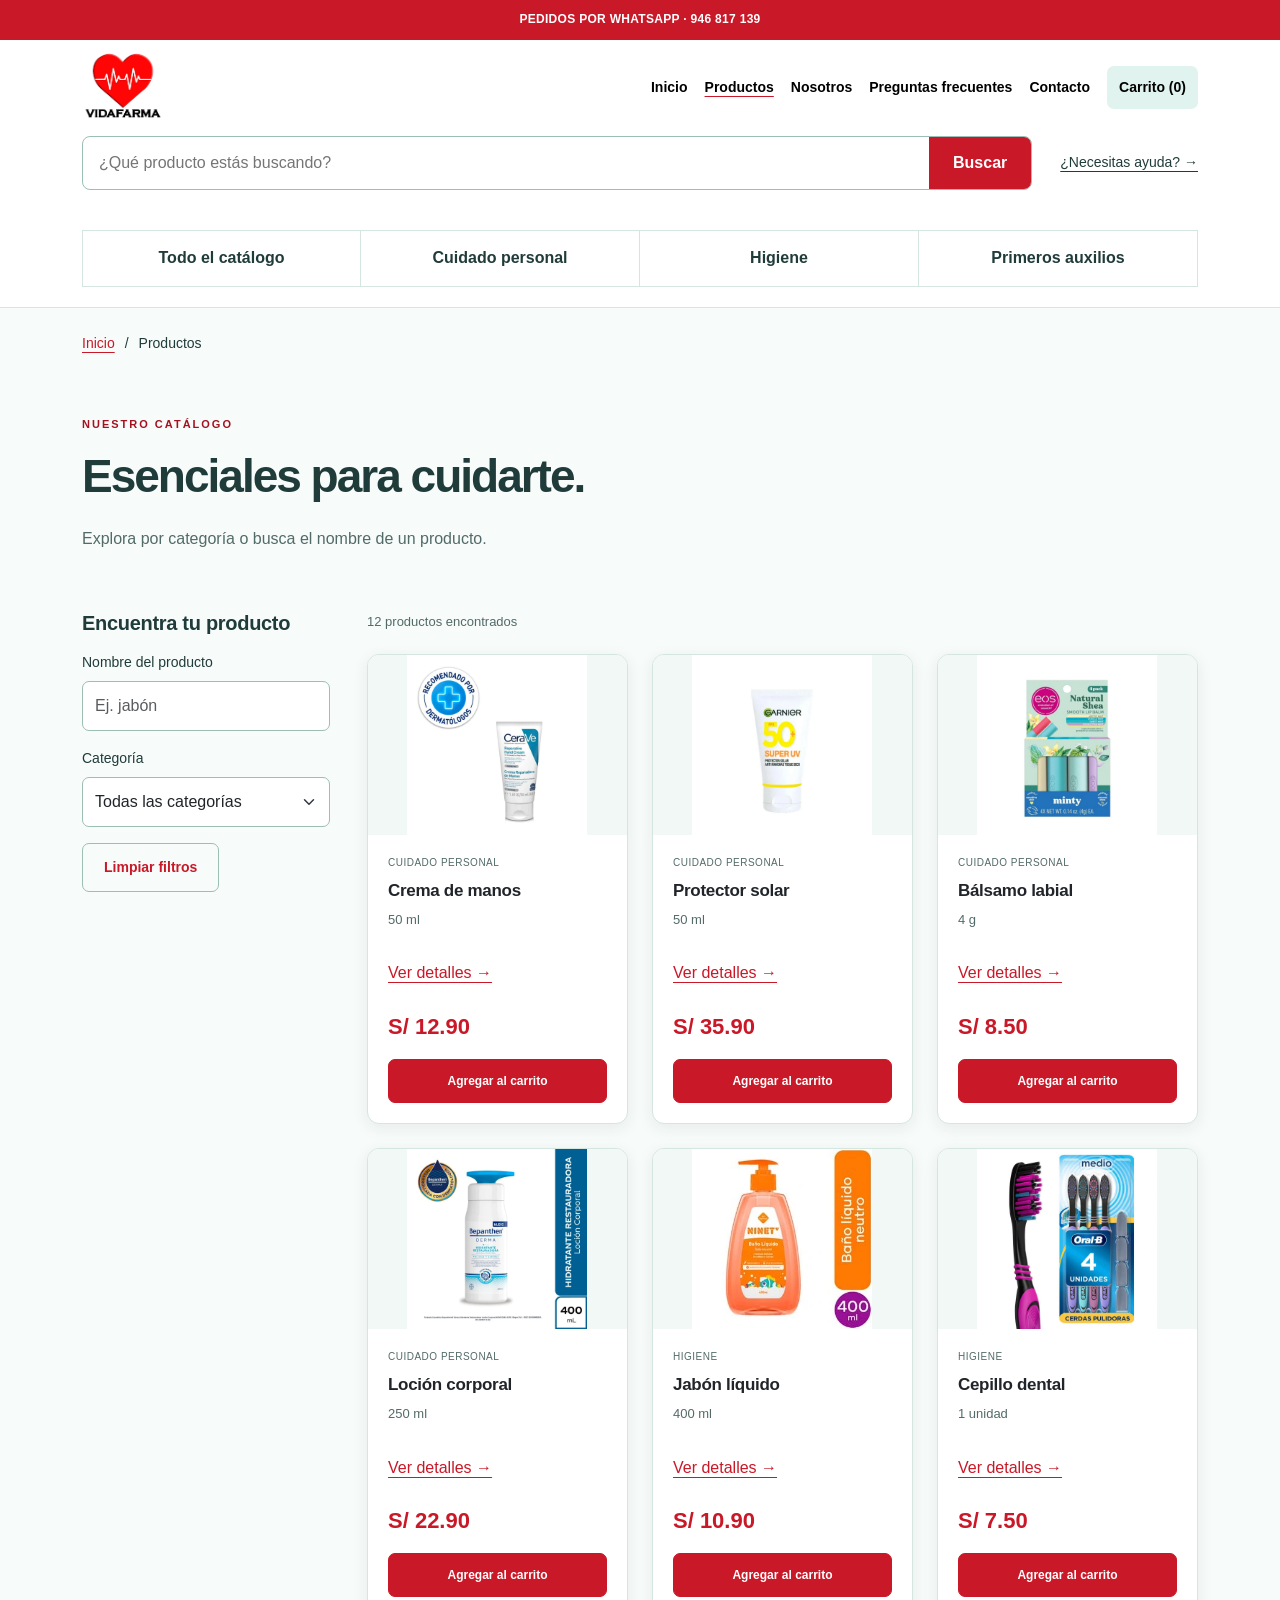
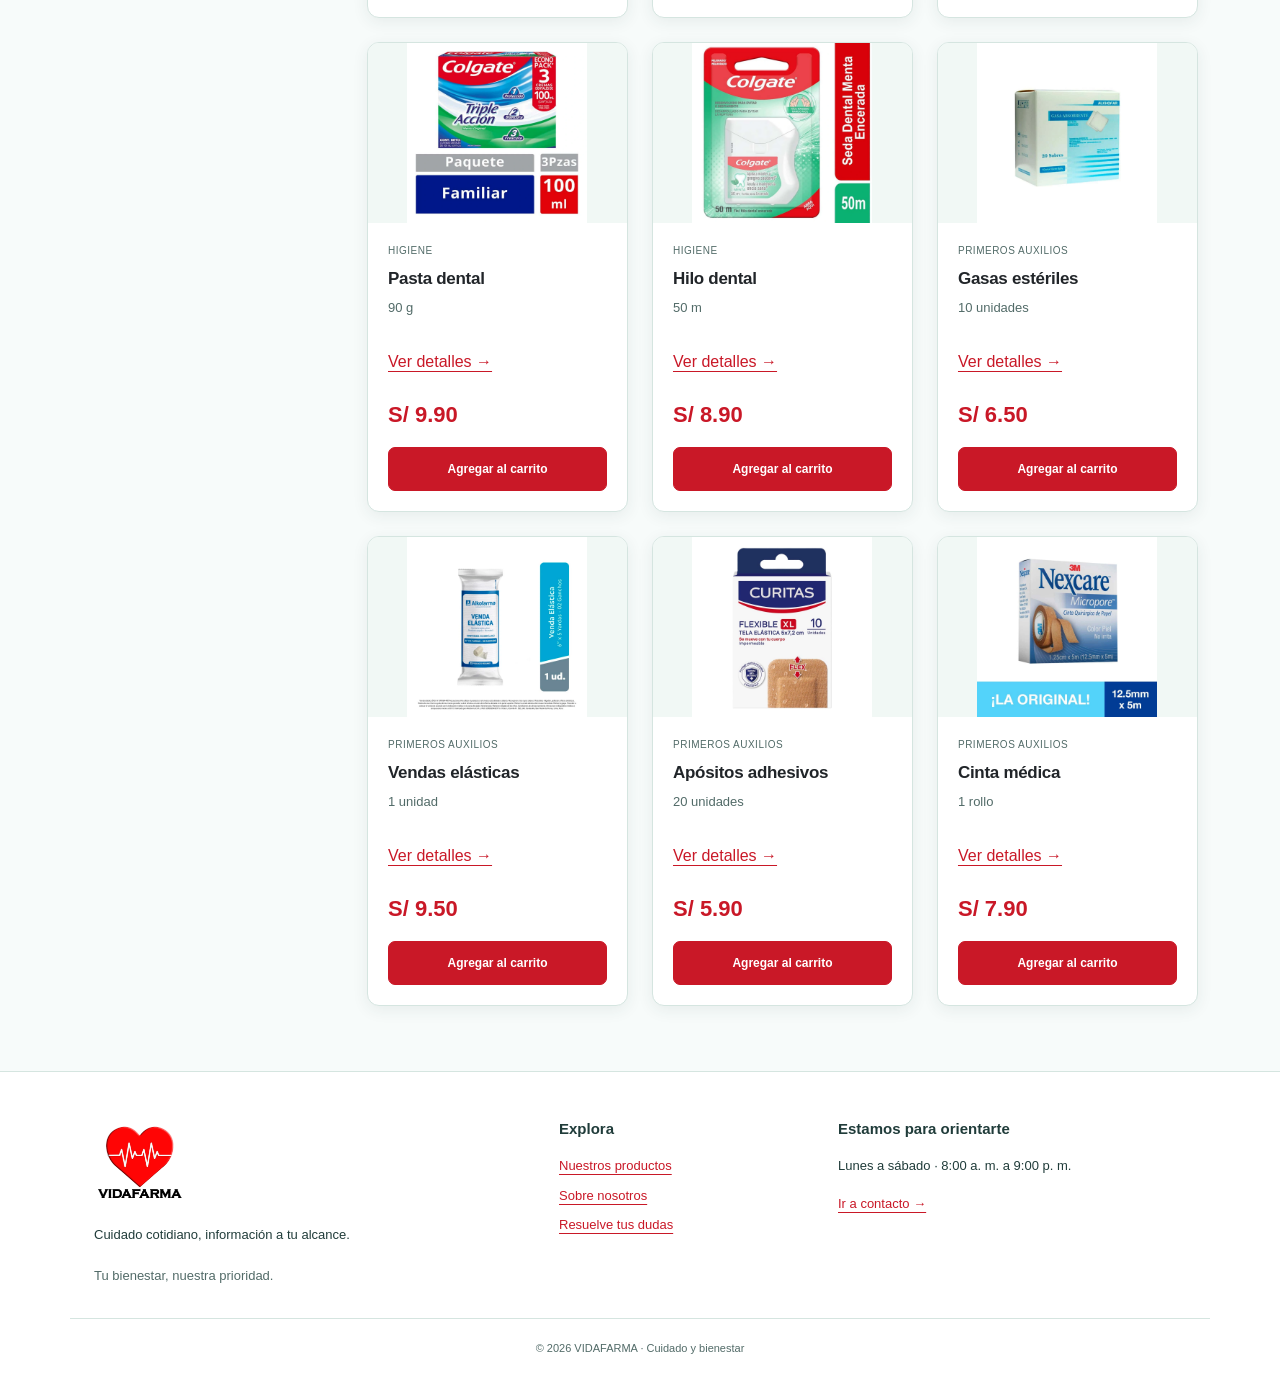
<file: productos.html>
<!DOCTYPE html>
<html lang="es">
    <head>
        <meta charset="UTF-8">
        <meta name="viewport" content="width=device-width, initial-scale=1.0">
        <meta name="description" content="VIDAFARMA: catálogo de cuidado personal, higiene y primeros auxilios.">
        <title>Productos | VIDAFARMA</title>
        <link rel="icon" href="assets/img/logo.webp" type="image/webp">
        <link rel="stylesheet" href="assets/vendor/bootstrap.min.css">
        <link rel="stylesheet" href="assets/css/estilos.css">
        <!-- JavaScript: funciones generales, catálogo y carrito -->
        <script src="assets/js/principal.js" defer></script>
        <script src="assets/js/productos.js" defer></script>
        <script src="assets/js/carrito.js" defer></script>
    </head>
    <body>
        <a class="saltar" href="#contenido">Saltar al contenido</a>
        <div class="barra-superior">
            <div class="mensajes-barra">
                <a href="https://wa.me/51946817139" target="_blank" rel="noopener">PEDIDOS POR WHATSAPP · 946 817 139</a>
                <a href="productos.html">COMPRA POR CATEGORÍAS</a>
                <a href="contacto.html">LUN–SÁB · 8:00 A. M. A 9:00 P. M.</a>
            </div>
        </div>
        <!-- Encabezado y navegación -->
        <header>
            <nav class="container navegacion" aria-label="Navegación principal">
                <a class="marca" href="index.html">
                    <img src="assets/img/logo.webp" alt="VIDAFARMA" class="logo" width="379" height="358">
                </a>
                <button type="button" id="boton-menu" class="boton-menu" aria-expanded="false" aria-controls="menu">Menú ☰</button>
                <ul id="menu" class="menu">
                    <li>
                        <a href="index.html">Inicio</a>
                    </li>
                    <li>
                        <a href="productos.html" aria-current="page">Productos</a>
                    </li>
                    <li>
                        <a href="nosotros.html">Nosotros</a>
                    </li>
                    <li>
                        <a href="preguntas.html">Preguntas frecuentes</a>
                    </li>
                    <li>
                        <a href="contacto.html">Contacto</a>
                    </li>
                    <li>
                        <a href="carrito.html" class="enlace-carrito">Carrito (<span class="cantidad-carrito">0</span>)</a>
                    </li>
                </ul>
            </nav>
            <!-- Búsqueda rápida del catálogo -->
            <div class="container barra-busqueda">
                <form class="buscar-tienda" action="productos.html" method="get" role="search">
                    <label class="visually-hidden" for="busqueda-tienda">Buscar en el catálogo</label>
                    <input id="busqueda-tienda" name="q" type="search" placeholder="¿Qué producto estás buscando?" maxlength="80">
                    <button type="submit">Buscar</button>
                </form>
                <a class="ayuda-tienda" href="preguntas.html">¿Necesitas ayuda? →</a>
            </div>
            <nav class="categorias-rapidas" aria-label="Categorías de productos">
                <div class="container">
                    <a href="productos.html">Todo el catálogo</a>
                    <a href="productos.html#cuidado">Cuidado personal</a>
                    <a href="productos.html#higiene">Higiene</a>
                    <a href="productos.html#auxilios">Primeros auxilios</a>
                </div>
            </nav>
        </header>
        <!-- Contenido de la página -->
        <main id="contenido">
            <nav class="container ruta" aria-label="Ubicación en el sitio">
                <a href="index.html">Inicio</a> <span aria-hidden="true">/</span> <span aria-current="page">Productos</span>
            </nav>
            <section class="cabecera container">
                <p class="etiqueta">NUESTRO CATÁLOGO</p>
                <h1>Esenciales para cuidarte.</h1>
                <p>Explora por categoría o busca el nombre de un producto.</p>
            </section>
            <section class="container seccion pt-0">
                <div class="row g-4">
                    <aside class="col-lg-3 filtros">
                        <h2>Encuentra tu producto</h2>
                        <label for="buscar">Nombre del producto</label>
                        <input id="buscar" class="form-control" type="search" placeholder="Ej. jabón" maxlength="80">
                        <label for="categoria">Categoría</label>
                        <select id="categoria" class="form-select">
                            <option value="Todas">Todas las categorías</option>
                            <option value="Cuidado personal">Cuidado personal</option>
                            <option>Higiene</option>
                            <option>Primeros auxilios</option>
                        </select>
                        <button id="limpiar" class="btn btn-outline-primary mt-3">Limpiar filtros</button>
                    </aside>
                    <div class="col-lg-9">
                        <p id="resultados" role="status" aria-live="polite">12 productos en nuestro catálogo</p>
                        <div class="row g-4 catalogo">
                            <article class="col-sm-6 col-xl-4 producto" data-nombre="crema de manos" data-categoria="Cuidado personal">
                                <div class="card h-100">
                                    <img src="assets/img/crema.webp" class="card-img-top" alt="Crema de manos" width="1000" height="1000" loading="lazy">
                                    <div class="card-body">
                                        <p class="categoria">Cuidado personal</p>
                                        <h3>Crema de manos</h3>
                                        <p class="presentacion">50 ml</p>
                                        <a class="ver-producto" href="producto.html?id=crema" aria-label="Ver detalles de Crema de manos">Ver detalles →</a>
                                        <div class="precio-fila">
                                            <strong>S/ 12.90</strong>
                                            <button type="button" class="btn btn-primary agregar" data-producto="crema">Agregar al carrito</button>
                                        </div>
                                    </div>
                                </div>
                            </article>
                            <article class="col-sm-6 col-xl-4 producto" data-nombre="protector solar" data-categoria="Cuidado personal">
                                <div class="card h-100">
                                    <img src="assets/img/solar.webp" class="card-img-top" alt="Protector solar" width="1000" height="1000" loading="lazy">
                                    <div class="card-body">
                                        <p class="categoria">Cuidado personal</p>
                                        <h3>Protector solar</h3>
                                        <p class="presentacion">50 ml</p>
                                        <a class="ver-producto" href="producto.html?id=solar" aria-label="Ver detalles de Protector solar">Ver detalles →</a>
                                        <div class="precio-fila">
                                            <strong>S/ 35.90</strong>
                                            <button type="button" class="btn btn-primary agregar" data-producto="solar">Agregar al carrito</button>
                                        </div>
                                    </div>
                                </div>
                            </article>
                            <article class="col-sm-6 col-xl-4 producto" data-nombre="bálsamo labial" data-categoria="Cuidado personal">
                                <div class="card h-100">
                                    <img src="assets/img/labial.webp" class="card-img-top" alt="Bálsamo labial" width="960" height="960" loading="lazy">
                                    <div class="card-body">
                                        <p class="categoria">Cuidado personal</p>
                                        <h3>Bálsamo labial</h3>
                                        <p class="presentacion">4 g</p>
                                        <a class="ver-producto" href="producto.html?id=labial" aria-label="Ver detalles de Bálsamo labial">Ver detalles →</a>
                                        <div class="precio-fila">
                                            <strong>S/ 8.50</strong>
                                            <button type="button" class="btn btn-primary agregar" data-producto="labial">Agregar al carrito</button>
                                        </div>
                                    </div>
                                </div>
                            </article>
                            <article class="col-sm-6 col-xl-4 producto" data-nombre="loción corporal" data-categoria="Cuidado personal">
                                <div class="card h-100">
                                    <img src="assets/img/locion.webp" class="card-img-top" alt="Loción corporal" width="1000" height="1000" loading="lazy">
                                    <div class="card-body">
                                        <p class="categoria">Cuidado personal</p>
                                        <h3>Loción corporal</h3>
                                        <p class="presentacion">250 ml</p>
                                        <a class="ver-producto" href="producto.html?id=locion" aria-label="Ver detalles de Loción corporal">Ver detalles →</a>
                                        <div class="precio-fila">
                                            <strong>S/ 22.90</strong>
                                            <button type="button" class="btn btn-primary agregar" data-producto="locion">Agregar al carrito</button>
                                        </div>
                                    </div>
                                </div>
                            </article>
                            <article class="col-sm-6 col-xl-4 producto" data-nombre="jabón líquido" data-categoria="Higiene">
                                <div class="card h-100">
                                    <img src="assets/img/jabon.webp" class="card-img-top" alt="Jabón líquido" width="298" height="298" loading="lazy">
                                    <div class="card-body">
                                        <p class="categoria">Higiene</p>
                                        <h3>Jabón líquido</h3>
                                        <p class="presentacion">400 ml</p>
                                        <a class="ver-producto" href="producto.html?id=jabon" aria-label="Ver detalles de Jabón líquido">Ver detalles →</a>
                                        <div class="precio-fila">
                                            <strong>S/ 10.90</strong>
                                            <button type="button" class="btn btn-primary agregar" data-producto="jabon">Agregar al carrito</button>
                                        </div>
                                    </div>
                                </div>
                            </article>
                            <article class="col-sm-6 col-xl-4 producto" data-nombre="cepillo dental" data-categoria="Higiene">
                                <div class="card h-100">
                                    <img src="assets/img/cepillo.webp" class="card-img-top" alt="Cepillo dental" width="1000" height="1000" loading="lazy">
                                    <div class="card-body">
                                        <p class="categoria">Higiene</p>
                                        <h3>Cepillo dental</h3>
                                        <p class="presentacion">1 unidad</p>
                                        <a class="ver-producto" href="producto.html?id=cepillo" aria-label="Ver detalles de Cepillo dental">Ver detalles →</a>
                                        <div class="precio-fila">
                                            <strong>S/ 7.50</strong>
                                            <button type="button" class="btn btn-primary agregar" data-producto="cepillo">Agregar al carrito</button>
                                        </div>
                                    </div>
                                </div>
                            </article>
                            <article class="col-sm-6 col-xl-4 producto" data-nombre="pasta dental" data-categoria="Higiene">
                                <div class="card h-100">
                                    <img src="assets/img/pasta.webp" class="card-img-top" alt="Pasta dental" width="1000" height="1000" loading="lazy">
                                    <div class="card-body">
                                        <p class="categoria">Higiene</p>
                                        <h3>Pasta dental</h3>
                                        <p class="presentacion">90 g</p>
                                        <a class="ver-producto" href="producto.html?id=pasta" aria-label="Ver detalles de Pasta dental">Ver detalles →</a>
                                        <div class="precio-fila">
                                            <strong>S/ 9.90</strong>
                                            <button type="button" class="btn btn-primary agregar" data-producto="pasta">Agregar al carrito</button>
                                        </div>
                                    </div>
                                </div>
                            </article>
                            <article class="col-sm-6 col-xl-4 producto" data-nombre="hilo dental" data-categoria="Higiene">
                                <div class="card h-100">
                                    <img src="assets/img/hilo.webp" class="card-img-top" alt="Hilo dental" width="1000" height="1000" loading="lazy">
                                    <div class="card-body">
                                        <p class="categoria">Higiene</p>
                                        <h3>Hilo dental</h3>
                                        <p class="presentacion">50 m</p>
                                        <a class="ver-producto" href="producto.html?id=hilo" aria-label="Ver detalles de Hilo dental">Ver detalles →</a>
                                        <div class="precio-fila">
                                            <strong>S/ 8.90</strong>
                                            <button type="button" class="btn btn-primary agregar" data-producto="hilo">Agregar al carrito</button>
                                        </div>
                                    </div>
                                </div>
                            </article>
                            <article class="col-sm-6 col-xl-4 producto" data-nombre="gasas estériles" data-categoria="Primeros auxilios">
                                <div class="card h-100">
                                    <img src="assets/img/gasas.webp" class="card-img-top" alt="Gasas estériles" width="1000" height="1000" loading="lazy">
                                    <div class="card-body">
                                        <p class="categoria">Primeros auxilios</p>
                                        <h3>Gasas estériles</h3>
                                        <p class="presentacion">10 unidades</p>
                                        <a class="ver-producto" href="producto.html?id=gasas" aria-label="Ver detalles de Gasas estériles">Ver detalles →</a>
                                        <div class="precio-fila">
                                            <strong>S/ 6.50</strong>
                                            <button type="button" class="btn btn-primary agregar" data-producto="gasas">Agregar al carrito</button>
                                        </div>
                                    </div>
                                </div>
                            </article>
                            <article class="col-sm-6 col-xl-4 producto" data-nombre="vendas elásticas" data-categoria="Primeros auxilios">
                                <div class="card h-100">
                                    <img src="assets/img/vendas.webp" class="card-img-top" alt="Vendas elásticas" width="1000" height="1000" loading="lazy">
                                    <div class="card-body">
                                        <p class="categoria">Primeros auxilios</p>
                                        <h3>Vendas elásticas</h3>
                                        <p class="presentacion">1 unidad</p>
                                        <a class="ver-producto" href="producto.html?id=vendas" aria-label="Ver detalles de Vendas elásticas">Ver detalles →</a>
                                        <div class="precio-fila">
                                            <strong>S/ 9.50</strong>
                                            <button type="button" class="btn btn-primary agregar" data-producto="vendas">Agregar al carrito</button>
                                        </div>
                                    </div>
                                </div>
                            </article>
                            <article class="col-sm-6 col-xl-4 producto" data-nombre="apósitos adhesivos" data-categoria="Primeros auxilios">
                                <div class="card h-100">
                                    <img src="assets/img/apositos.webp" class="card-img-top" alt="Apósitos adhesivos" width="1000" height="1000" loading="lazy">
                                    <div class="card-body">
                                        <p class="categoria">Primeros auxilios</p>
                                        <h3>Apósitos adhesivos</h3>
                                        <p class="presentacion">20 unidades</p>
                                        <a class="ver-producto" href="producto.html?id=apositos" aria-label="Ver detalles de Apósitos adhesivos">Ver detalles →</a>
                                        <div class="precio-fila">
                                            <strong>S/ 5.90</strong>
                                            <button type="button" class="btn btn-primary agregar" data-producto="apositos">Agregar al carrito</button>
                                        </div>
                                    </div>
                                </div>
                            </article>
                            <article class="col-sm-6 col-xl-4 producto" data-nombre="cinta médica" data-categoria="Primeros auxilios">
                                <div class="card h-100">
                                    <img src="assets/img/cinta.webp" class="card-img-top" alt="Cinta médica" width="1000" height="1000" loading="lazy">
                                    <div class="card-body">
                                        <p class="categoria">Primeros auxilios</p>
                                        <h3>Cinta médica</h3>
                                        <p class="presentacion">1 rollo</p>
                                        <a class="ver-producto" href="producto.html?id=cinta" aria-label="Ver detalles de Cinta médica">Ver detalles →</a>
                                        <div class="precio-fila">
                                            <strong>S/ 7.90</strong>
                                            <button type="button" class="btn btn-primary agregar" data-producto="cinta">Agregar al carrito</button>
                                        </div>
                                    </div>
                                </div>
                            </article>
                        </div>
                        <p id="sin-resultados" class="alert alert-light mt-4" hidden>No encontramos productos con esos filtros. Prueba otro nombre o limpia la búsqueda.</p>
                    </div>
                </div>
            </section>
        </main>
        <!-- Pie de página -->
        <footer>
            <div class="container row mx-auto gy-4">
                <div class="col-md-5">
                    <a class="marca" href="index.html">
                        <img class="logo" src="assets/img/logo.webp" alt="VIDAFARMA" width="379" height="358" loading="lazy">
                    </a>
                    <p>Cuidado cotidiano, información a tu alcance.</p>
                    <small>Tu bienestar, nuestra prioridad.</small>
                </div>
                <div class="col-md-3">
                    <h2>Explora</h2>
                    <a href="productos.html">Nuestros productos</a>
                    <a href="nosotros.html">Sobre nosotros</a>
                    <a href="preguntas.html">Resuelve tus dudas</a>
                </div>
                <div class="col-md-4">
                    <h2>Estamos para orientarte</h2>
                    <p>Lunes a sábado · 8:00 a. m. a 9:00 p. m.</p>
                    <a href="contacto.html">Ir a contacto →</a>
                </div>
            </div>
            <div class="container cierre">© 2026 VIDAFARMA · Cuidado y bienestar</div>
        </footer>
        <div id="aviso-carrito" class="aviso-carrito" role="status" aria-live="polite"></div>
    </body>
</html>
</file>
<file: assets/css/estilos.css>
/* VIDAFARMA: estilos del sitio y del carrito. */
/* Bootstrap ayuda a ordenar las columnas y los botones. */

/* 1. Colores y estilos generales */
:root {
    /* Paleta: rojo del logo, fondos frescos y colores por categoría. */
    --principal: #c91827;
    --rojo-oscuro: #a41220;
    --oscuro: #203c3a;
    --texto-secundario: #526b68;
    --fondo: #f7fbfa;
    --fondo-suave: #e1f3ee;
    --borde: #d5e5e0;
    --borde-fuerte: #9cbeb4;
    --cuidado: #ffe3d6;
    --higiene: #d9f2ed;
    --auxilios: #e9e2fa;
    --fondo-imagen: #f1f8f5;
    --acento: #18766a;
    --sombra: #203c3a14;
    --fondo-pie: #ffffff;
    --bs-link-color: var(--principal);
    --bs-link-color-rgb: 201, 24, 39;
    --bs-link-hover-color: var(--rojo-oscuro);
    --bs-link-hover-color-rgb: 164, 18, 32;
}

* {
    box-sizing: border-box;
}

body {
    font-family: Arial,Helvetica,sans-serif;
    background: var(--fondo);
    color: var(--oscuro);
    line-height: 1.65;
}

a {
    color: var(--principal);
    text-underline-offset: 4px;
}

button,input,select,textarea {
    font: inherit;
}

a,button {
    transition: background-color .2s,color .2s;
}

a:focus-visible,button:focus-visible,input:focus-visible,select:focus-visible,summary:focus-visible,textarea:focus-visible {
    outline: 3px solid var(--principal);
    outline-offset: 4px;
}

/* 2. Encabezado, logo y navegación */

.barra-superior {
    background: var(--principal);
    color: white;
    font-size: 12px;
    overflow: hidden;
}

.mensajes-barra {
    display: flex;
    transition: transform .5s ease;
}

.mensajes-barra a {
    flex: 0 0 100%;
    min-width: 0;
    padding: 10px 12px;
    color: white;
    text-align: center;
    text-decoration: none;
    font-weight: bold;
    letter-spacing: .3px;
}

.mensajes-barra a:hover {
    text-decoration: underline;
}

.barra-superior a:focus-visible {
    outline-color: white;
    outline-offset: -3px;
}

header {
    background: white;
    border-bottom: 1px solid var(--borde);
}

.logo {
    height: 80px;
    width: auto;
    display: block;
    object-fit: contain;
}

.navegacion {
    min-height: 96px;
    display: flex;
    align-items: center;
    justify-content: space-between;
    gap: 22px;
}

.marca {
    font-size: 28px;
    font-weight: 800;
    text-decoration: none;
    white-space: nowrap;
    letter-spacing: -1px;
}

.menu {
    display: flex;
    align-items: center;
    gap: 17px;
    list-style: none;
    margin: 0;
    padding: 0;
}

.menu a {
    color: #000;
}

.menu>li>a {
    text-decoration: none;
    font-size: 14px;
    font-weight: 600;
    padding: 12px 0;
    display: inline-block;
}

.menu a:hover,.menu a[aria-current] {
    color: #000;
    text-decoration: underline;
    text-decoration-color: var(--principal);
}

.boton-menu {
    display: none;
}

/* Búsqueda y accesos del catálogo */
.barra-busqueda {
    display: flex;
    align-items: center;
    gap: 28px;
    padding-bottom: 20px;
}

.buscar-tienda {
    display: flex;
    flex: 1;
    border: 1px solid var(--borde-fuerte);
    border-radius: 8px;
    background: white;
}

.buscar-tienda input {
    flex: 1;
    min-width: 0;
    padding: 13px 16px;
    border: 0;
    border-radius: 8px 0 0 8px;
    background: transparent;
}

.buscar-tienda button {
    background: var(--principal);
    color: white;
    border: 0;
    border-radius: 0 7px 7px 0;
    padding: 12px 24px;
    font-weight: bold;
}

.buscar-tienda button:hover {
    background: var(--rojo-oscuro);
}

.ayuda-tienda {
    font-size: 14px;
    color: var(--oscuro);
}

.categorias-rapidas {
    background: white;
    padding: 20px 0;
}

.categorias-rapidas .container {
    display: flex;
    flex-wrap: nowrap;
    overflow-x: auto;
}

.categorias-rapidas a {
    flex: 1 0 180px;
    padding: 14px 20px;
    border: 1px solid var(--borde);
    color: var(--oscuro);
    font-size: 16px;
    font-weight: 600;
    text-align: center;
    white-space: nowrap;
    text-decoration: none;
}

.categorias-rapidas a + a {
    border-left: 0;
}

.categorias-rapidas a:hover {
    background: var(--fondo-suave);
    color: var(--acento);
}

.categorias-rapidas a:focus-visible {
    outline-offset: -4px;
}

.foto-categoria {
    float: right;
    object-fit: contain;
    border-radius: 12px;
    background: white;
    margin: 0 0 12px 12px;
}

/* 3. Portada, títulos y botones */

.etiqueta {
    font-size: 11px;
    letter-spacing: 2px;
    font-weight: 700;
    color: var(--rojo-oscuro);
    margin-bottom: 18px;
}

h1 {
    font-size: clamp(36px,4.2vw,59px);
    font-weight: 700;
    line-height: 1.12;
    letter-spacing: -2px;
    margin-bottom: 24px;
}

h2 {
    font-size: 30px;
    letter-spacing: -.8px;
    font-weight: 700;
}

h3 {
    font-size: 20px;
    font-weight: 700;
}

.btn {
    padding: 13px 21px;
    font-size: 14px;
    border-radius: 7px;
    font-weight: 600;
}

.btn-primary {
    --bs-btn-bg: var(--principal);
    --bs-btn-border-color: var(--principal);
    --bs-btn-hover-bg: var(--rojo-oscuro);
    --bs-btn-hover-border-color: var(--rojo-oscuro);
    --bs-btn-active-bg: var(--rojo-oscuro);
    --bs-btn-active-border-color: var(--rojo-oscuro);
    --bs-btn-focus-shadow-rgb: 201, 24, 39;
}

.btn-outline-primary {
    --bs-btn-color: var(--principal);
    --bs-btn-border-color: var(--borde-fuerte);
    --bs-btn-hover-bg: var(--principal);
    --bs-btn-hover-border-color: var(--principal);
    --bs-btn-active-bg: var(--principal);
    --bs-btn-active-border-color: var(--principal);
    --bs-btn-focus-shadow-rgb: 201, 24, 39;
}

/* 4. Secciones, categorías y productos */

.imagen-principal {
    width: 100%;
    height: auto;
    border-radius: 24px;
}

.franja {
    background: var(--fondo-suave);
    padding: 32px 0;
}

.franja p {
    font-size: 14px;
    margin: 4px 0 0;
    color: var(--texto-secundario);
}

.seccion {
    padding-top: 65px;
    padding-bottom: 65px;
}

.titulo-seccion {
    display: flex;
    justify-content: space-between;
    align-items: center;
    gap: 20px;
    margin-bottom: 30px;
}

.titulo-seccion .etiqueta {
    margin-bottom: 8px;
}

.titulo-seccion>a {
    font-size: 13px;
}

.categoria-grande {
    display: block;
    padding: 28px;
    border-radius: 12px;
    text-decoration: none;
    min-height: 225px;
    color: var(--oscuro);
    border: 1px solid var(--borde);
}

.categoria-grande:hover {
    box-shadow: 0 5px 20px var(--sombra);
}

.categoria-grande h3 {
    margin-top: 24px;
}

.categoria-grande p {
    font-size: 14px;
}

.categoria-cuidado {
    background: var(--cuidado);
}

.categoria-higiene {
    background: var(--higiene);
}

.categoria-auxilios {
    background: var(--auxilios);
}

.card {
    border: 1px solid var(--borde);
    border-radius: 12px;
    overflow: hidden;
    background: white;
    box-shadow: 0 4px 16px var(--sombra);
}

.card:hover {
    border-color: var(--borde-fuerte);
}

.card-img-top {
    width: 100%;
    height: 205px;
    object-fit: contain;
    background: var(--fondo-imagen);
}

.card-body {
    display: flex;
    flex-direction: column;
    align-items: flex-start;
    flex: 1;
    padding: 20px;
}

.categoria {
    font-size: 10px;
    color: var(--texto-secundario);
    letter-spacing: .5px;
    text-transform: uppercase;
    margin-bottom: 9px;
}

.card h3 {
    font-size: 17px;
    letter-spacing: -.3px;
}

.presentacion {
    font-size: 13px;
    color: var(--texto-secundario);
    margin-bottom: 20px;
}

.precio-fila {
    width: 100%;
    margin-top: auto;
    display: flex;
    justify-content: space-between;
    align-items: center;
    gap: 14px;
    flex-wrap: wrap;
}

.precio-fila strong {
    font-size: 18px;
}

/* 5. Pie de página */

footer {
    background: var(--fondo-pie);
    border-top: 1px solid var(--borde);
    padding: 48px 0 20px;
}

footer .marca {
    display: block;
    margin-bottom: 14px;
}

footer .logo {
    height: 90px;
    width: auto;
    max-width: 100%;
}

footer h2 {
    font-size: 15px;
    letter-spacing: 0;
    margin-bottom: 17px;
}

footer p,footer a,footer small {
    font-size: 13px;
}

footer a {
    display: block;
    margin-bottom: 8px;
}

footer small {
    color: var(--texto-secundario);
}

.cierre {
    text-align: center;
    border-top: 1px solid var(--borde);
    margin-top: 30px;
    padding-top: 20px;
    font-size: 11px;
    color: var(--texto-secundario);
}

/* 6. Catálogo, preguntas y contacto */

.cabecera {
    padding-top: 60px;
    padding-bottom: 42px;
}

.cabecera p:last-child {
    color: var(--texto-secundario);
    max-width: 620px;
}

.cabecera h1 {
    font-size: 46px;
}

.filtros h2 {
    font-size: 20px;
    letter-spacing: -.3px;
}

.filtros {
    padding-right: 25px;
}

.filtros label,form label {
    display: block;
    font-size: 14px;
    margin: 16px 0 7px;
}

.form-control,.form-select {
    border-color: var(--borde-fuerte);
    padding: 12px;
    border-radius: 7px;
}

.form-control:focus,
.form-select:focus {
    border-color: var(--principal);
    box-shadow: 0 0 0 0.2rem rgba(201, 24, 39, 0.15);
}

.alert-success {
    --bs-alert-color: var(--acento);
    --bs-alert-bg: var(--higiene);
    --bs-alert-border-color: var(--borde-fuerte);
}

.nota {
    font-size: 12px;
    color: var(--texto-secundario);
}

.catalogo .card-img-top {
    height: 180px;
}

#resultados {
    font-size: 13px;
    color: var(--texto-secundario);
    margin-bottom: 22px;
}

.pregunta {
    padding: 22px 0;
    border-bottom: 1px solid var(--borde);
}

.pregunta summary {
    font-size: 18px;
    font-weight: 600;
    cursor: pointer;
}

.pregunta p {
    padding-top: 15px;
    color: var(--texto-secundario);
    margin: 0;
}

.ayuda {
    background: var(--fondo-suave);
    padding: 32px;
    border-radius: 14px;
}

.ayuda h2 {
    font-size: 24px;
}

.ayuda h3 {
    font-size: 16px;
    margin-top: 26px;
}

.ayuda p {
    font-size: 14px;
}

form legend {
    font-size: 14px;
}

form .opcion {
    display: inline-flex;
    align-items: center;
    gap: 8px;
    margin-right: 18px;
}

input[type=checkbox],input[type=radio] {
    accent-color: var(--principal);
    width: 17px;
    height: 17px;
}

/* 7. Accesibilidad */

.saltar {
    position: absolute;
    left: -9999px;
}

.saltar:focus {
    left: 15px;
    top: 15px;
    background: white;
    padding: 12px;
    z-index: 100;
}

[hidden] {
    display: none !important;
}

/* 8. Carrito de compras */

.enlace-carrito {
    background: var(--fondo-suave);
    border-radius: 7px;
    padding: 10px 12px !important;
    white-space: nowrap;
}

.agregar {
    font-size: 12px;
    padding: 9px 12px;
}

.aviso-carrito {
    position: fixed;
    bottom: 24px;
    left: 50%;
    transform: translateX(-50%);
    background: var(--oscuro);
    color: white;
    padding: 14px 22px;
    border-radius: 10px;
    z-index: 30;
    width: max-content;
    max-width: calc(100% - 32px);
    box-shadow: 0 5px 24px #6b172130;
    visibility: hidden;
}

.aviso-carrito.mostrar {
    visibility: visible;
}

.producto-carrito {
    display: flex;
    gap: 18px;
    align-items: center;
    padding: 22px 0;
    border-bottom: 1px solid var(--borde);
}

.producto-carrito img {
    border-radius: 10px;
    object-fit: contain;
}

.detalle-carrito {
    flex: 1;
}

.detalle-carrito h2 {
    font-size: 18px;
    letter-spacing: 0;
}

.detalle-carrito p {
    font-size: 13px;
    margin-bottom: 8px;
}

.eliminar-producto {
    border: 0;
    background: none;
    color: var(--rojo-oscuro);
    text-decoration: underline;
    padding: 0;
    font-size: 13px;
}

.cantidad-producto label {
    display: block;
    font-size: 12px;
    margin-bottom: 6px;
}

.botones-cantidad {
    display: flex;
    align-items: center;
}

.botones-cantidad button {
    width: 44px;
    height: 44px;
    background: var(--fondo-suave);
    border: 1px solid var(--borde-fuerte);
}

.botones-cantidad button:disabled {
    opacity: .4;
    cursor: not-allowed;
}

.botones-cantidad input {
    width: 52px;
    height: 44px;
    border: 1px solid var(--borde-fuerte);
    text-align: center;
}

.precio-producto {
    min-width: 85px;
    text-align: right;
}

.resumen-carrito {
    background: var(--fondo-suave);
    padding: 28px;
    border-radius: 14px;
}

.resumen-carrito h2 {
    font-size: 24px;
    margin-bottom: 28px;
}

.fila-total {
    display: flex;
    justify-content: space-between;
    gap: 12px;
}

.fila-total.total {
    border-top: 1px solid var(--borde-fuerte);
    padding-top: 20px;
    font-size: 22px;
}

.seguir-comprando {
    margin: 16px;
    display: inline-block;
}

.carrito-vacio {
    text-align: center;
    padding: 60px 20px;
    border: 1px solid var(--borde);
    border-radius: 15px;
}

.ventana-compra {
    width: min(560px, calc(100% - 32px));
    padding: 32px;
    border: none;
    border-radius: 15px;
    color: var(--oscuro);
    max-height: calc(100dvh - 32px);
    overflow-y: auto;
}

.ventana-compra::backdrop {
    background: #2e1016aa;
}

.confirmacion-compra {
    background: var(--higiene);
    border-radius: 14px;
    padding: 28px;
    margin-bottom: 24px;
}

/* 9. Ubicación y detalle del producto */

.ruta {
    padding-top: 24px;
    display: flex;
    flex-wrap: wrap;
    gap: 10px;
    font-size: 14px;
}

.ver-producto {
    display: inline-block;
    padding: 10px 0;
    margin-bottom: 12px;
}

.foto-producto {
    width: 100%;
    height: auto;
    max-height: 440px;
    object-fit: contain;
    background: white;
    border: 1px solid var(--borde);
    border-radius: 12px;
    padding: 24px;
}

.datos-producto {
    margin: 24px 0;
}

.datos-producto dd {
    margin: 0 0 16px;
}

.precio-detalle {
    color: var(--principal);
    font-size: 26px;
    font-weight: bold;
}

/* Portada de la tienda: productos y compra por categoría */
.portada-tienda {
    display: flex;
    align-items: center;
    gap: 36px;
    background: var(--fondo-suave);
    border: 1px solid var(--borde);
    border-radius: 16px;
    margin-top: 28px;
    margin-bottom: 32px;
    padding: 32px;
}

.mensaje-portada {
    flex: 1;
}

.mensaje-portada h1 {
    font-size: clamp(30px, 3.2vw, 44px);
    letter-spacing: -1px;
    margin-bottom: 18px;
}

.mensaje-portada p {
    max-width: 420px;
}

.producto-portada {
    display: flex;
    flex: 1;
    align-items: center;
    gap: 20px;
    background: white;
    box-shadow: 0 6px 24px var(--sombra);
    border-radius: 12px;
    padding: 20px;
    color: var(--oscuro);
    text-decoration: none;
}

.producto-portada img {
    width: 45%;
    height: 220px;
    object-fit: contain;
}

.producto-portada h2 {
    font-size: 22px;
    margin-top: 8px;
}

.producto-portada strong {
    display: block;
    color: var(--principal);
    font-size: 28px;
}

.producto-portada span {
    font-size: 13px;
}

.ver-portada {
    display: block;
    margin-top: 12px;
    text-decoration: underline;
}

.categorias-inicio {
    padding-bottom: 36px;
}

.categorias-inicio .categoria-grande {
    min-height: 160px;
    padding: 20px;
}

.categorias-inicio .categoria-grande h3 {
    margin-top: 8px;
}

.card .precio-fila strong {
    color: var(--principal);
    font-size: 22px;
}

.card .agregar {
    width: 100%;
    padding: 12px;
}

/* 10. Adaptación a tabletas y celulares */

@media (max-width: 991px) {
    .navegacion {
        flex-wrap: wrap;
        padding-top: 20px;
        padding-bottom: 20px;
    }

    .boton-menu {
        display: block;
        background: white;
        border: 1px solid var(--borde-fuerte);
        border-radius: 5px;
        padding: 7px 12px;
    }

    .menu {
        display: none;
        width: 100%;
        flex-direction: column;
        align-items: flex-start;
        gap: 2px;
    }

    .menu.visible {
        display: flex;
    }

    .filtros {
        padding-right: 12px;
    }

    .cabecera h1 {
        font-size: 38px;
    }

}

@media (max-width: 575px) {
    .barra-busqueda {
        flex-direction: column;
        align-items: stretch;
        gap: 12px;
    }

    .ayuda-tienda {
        text-align: right;
    }

    .categorias-rapidas .container {
        /* Las categorías se recorren horizontalmente en el celular. */
        padding-bottom: 8px;
    }

    .categorias-rapidas a {
        flex-basis: 165px;
        font-size: 14px;
    }

    .seccion {
        padding-top: 35px;
        padding-bottom: 35px;
    }

    .titulo-seccion {
        align-items: flex-start;
        flex-direction: column;
    }

    .marca {
        font-size: 25px;
    }

    .cabecera h1 {
        font-size: 34px;
    }

    .card-img-top {
        height: 220px;
    }

    .cabecera {
        padding-top: 35px;
    }

    .barra-superior {
        font-size: 10px;
    }

    h2 {
        font-size: 26px;
    }

}

@media (max-width: 767px) {
    .portada-tienda {
        flex-direction: column;
        align-items: stretch;
        gap: 20px;
        width: calc(100% - 24px);
        padding: 24px;
    }

    .producto-portada {
        gap: 12px;
        padding: 16px;
    }

    .producto-portada img {
        height: 150px;
    }

    .producto-portada h2 {
        font-size: 18px;
    }

    .producto-carrito {
        flex-wrap: wrap;
        gap: 12px;
    }

    .producto-carrito img {
        width: 75px;
        height: 80px;
    }

    .detalle-carrito {
        min-width: calc(100% - 100px);
    }

    .cantidad-producto {
        flex: 1;
    }

    .precio-producto {
        margin-right: 8px;
    }

}

/* Opciones de pago */
.metodos-pago {
    display: grid;
    grid-template-columns: 1fr 1fr;
    gap: 12px;
    margin: 20px 0;
}
.metodos-pago legend {
    float: none;
    grid-column: 1 / -1;
    width: 100%;
    margin-bottom: 4px;
}
.metodos-pago label {
    display: flex;
    align-items: center;
    gap: 10px;
    margin: 0;
    padding: 14px;
    border: 1px solid var(--borde-fuerte);
    border-radius: 8px;
    cursor: pointer;
}
#instruccion-pago {
    white-space: pre-line;
}

.datos-pago {
    padding: 16px;
    background: var(--fondo-suave);
    border-radius: 8px;
    margin-bottom: 16px;
}

@media (prefers-reduced-motion: reduce) {
    .mensajes-barra {
        transition: none;
        flex-wrap: wrap;
        transform: none !important;
    }
}
</file>
